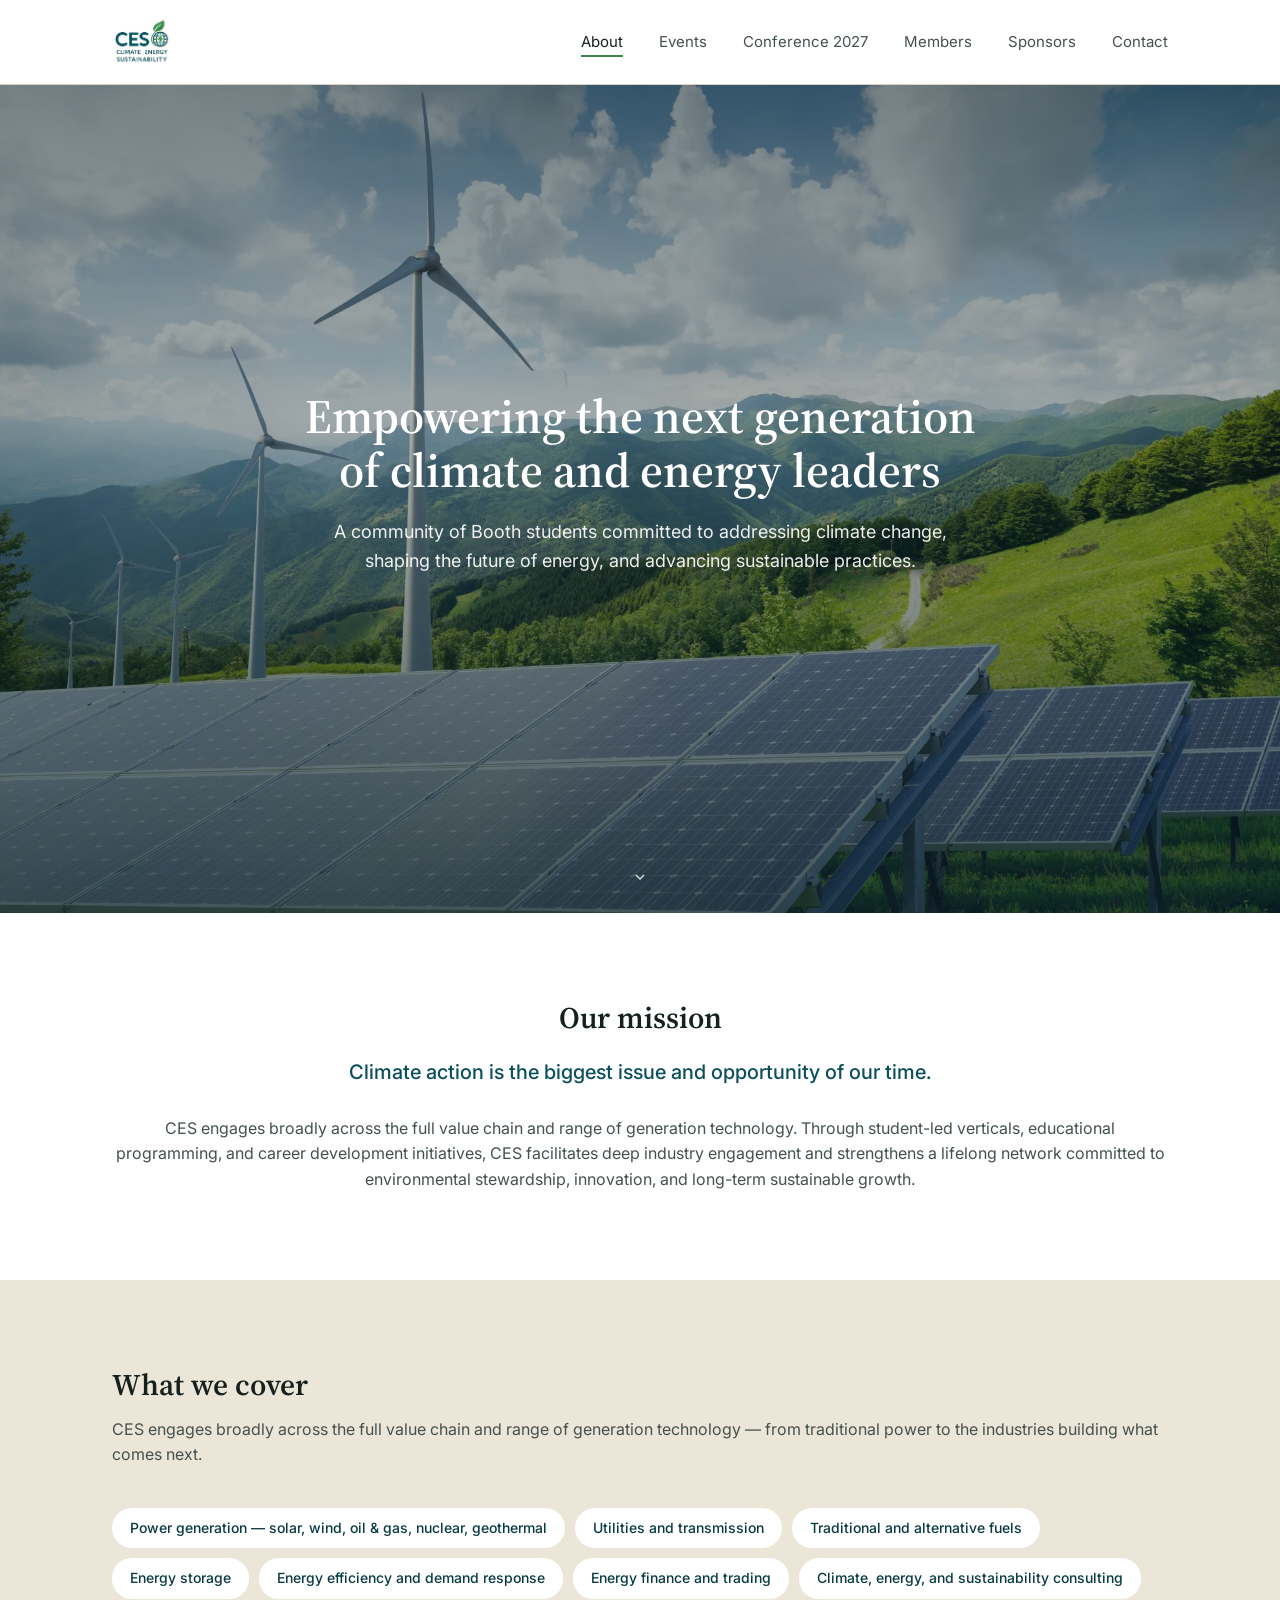
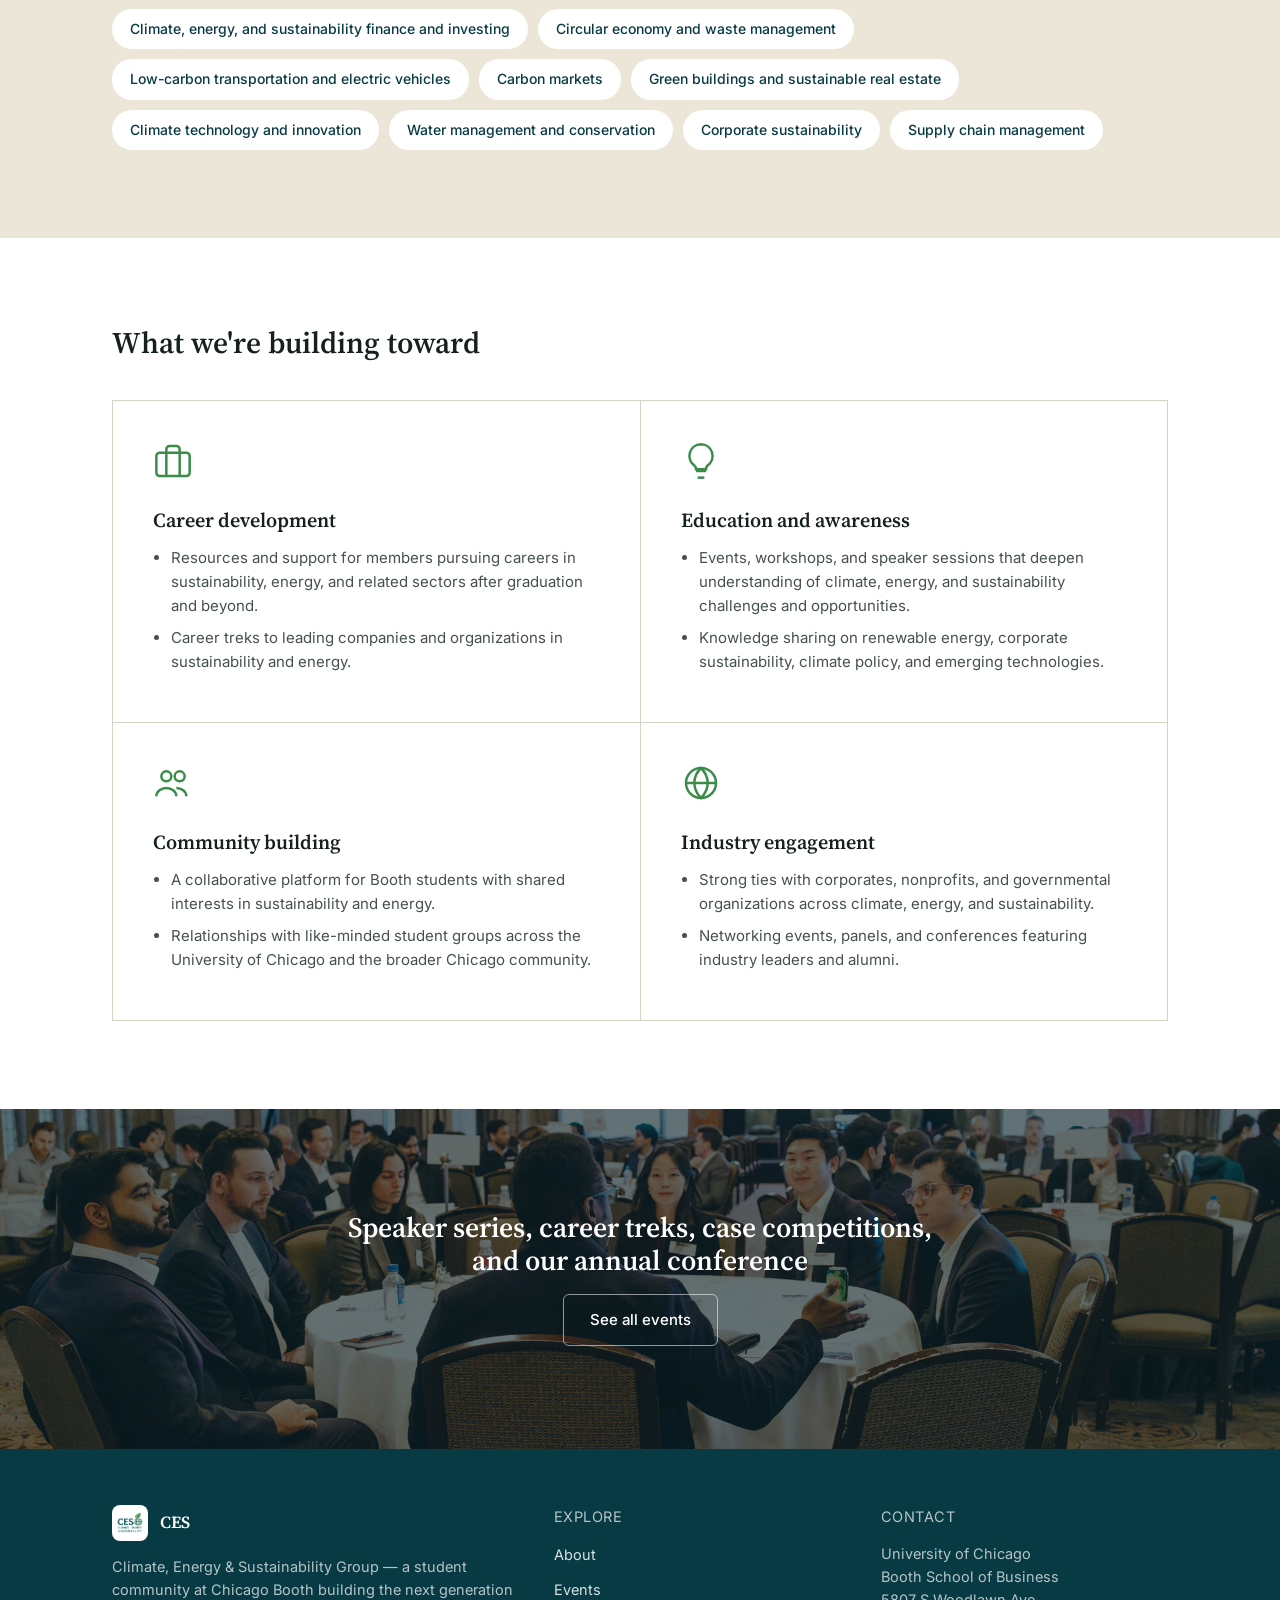
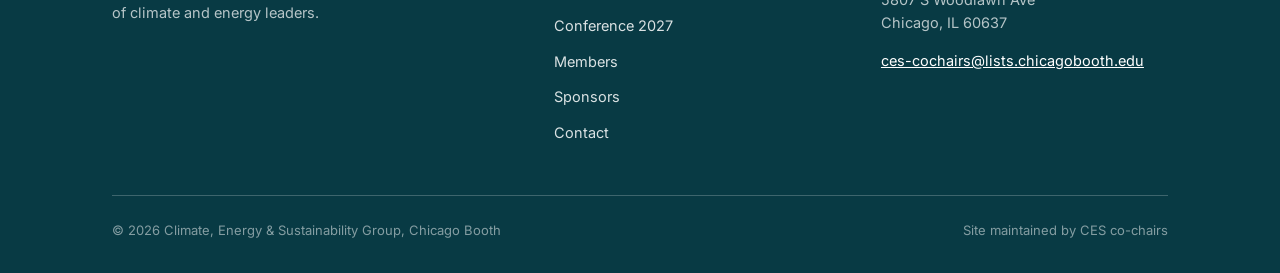
<file: index.html>
<!DOCTYPE html>
<html lang="en">
<head>
<meta charset="UTF-8">
<meta name="viewport" content="width=device-width, initial-scale=1.0">
<title>CES — Climate, Energy & Sustainability Group | Chicago Booth</title>
<link rel="icon" href="images/ces-logo.jpg">
<link rel="preconnect" href="https://fonts.googleapis.com">
<link rel="preconnect" href="https://fonts.gstatic.com" crossorigin>
<link href="https://fonts.googleapis.com/css2?family=Source+Serif+4:wght@500;600&family=Inter:wght@400;500;600&display=swap" rel="stylesheet">
<link rel="stylesheet" href="css/styles.css">
</head>
<body>

<header class="site-header">
  <div class="container">
    <a class="brand" href="index.html">
      <img src="images/ces-logo.jpg" alt="CES logo">
    </a>
    <nav>
      <ul class="nav-links">
        <li><a href="index.html" aria-current="page">About</a></li>
        <li><a href="events.html">Events</a></li>
        <li><a href="conference.html">Conference 2027</a></li>
        <li><a href="members.html">Members</a></li>
        <li><a href="sponsors.html">Sponsors</a></li>
        <li><a href="contact.html">Contact</a></li>
      </ul>
    </nav>
    <button class="nav-toggle" aria-label="Toggle menu"><span></span></button>
  </div>
</header>

<main>

  <section class="hero-full">
    <img class="hero-bg" src="images/about-hero.jpg" alt="Solar panels and wind turbines across a mountain landscape">
    <div class="hero-full-content">
      <h1>Empowering the next generation of climate and energy leaders</h1>
      <p>A community of Booth students committed to addressing climate change, shaping the future of energy, and advancing sustainable practices.</p>
    </div>
    <div class="scroll-cue">
      <svg width="16" height="16" viewBox="0 0 24 24" fill="none" stroke="currentColor" stroke-width="2"><path d="M6 9l6 6 6-6"/></svg>
    </div>
  </section>

  <section class="section">
    <div class="container">
      <div class="mission-block">
        <h2>Our mission</h2>
        <p class="lede">Climate action is the biggest issue and opportunity of our time.</p>
      </div>
      <p class="mission-support">CES engages broadly across the full value chain and range of generation technology. Through student-led verticals, educational programming, and career development initiatives, CES facilitates deep industry engagement and strengthens a lifelong network committed to environmental stewardship, innovation, and long-term sustainable growth.</p>
    </div>
  </section>

  <section class="section section-stone">
    <div class="container">
      <div class="section-head" style="max-width:none;">
        <h2>What we cover</h2>
        <p style="max-width:none;">CES engages broadly across the full value chain and range of generation technology — from traditional power to the industries building what comes next.</p>
      </div>
      <ul class="chip-list">
        <li class="chip">Power generation — solar, wind, oil &amp; gas, nuclear, geothermal</li>
        <li class="chip">Utilities and transmission</li>
        <li class="chip">Traditional and alternative fuels</li>
        <li class="chip">Energy storage</li>
        <li class="chip">Energy efficiency and demand response</li>
        <li class="chip">Energy finance and trading</li>
        <li class="chip">Climate, energy, and sustainability consulting</li>
        <li class="chip">Climate, energy, and sustainability finance and investing</li>
        <li class="chip">Circular economy and waste management</li>
        <li class="chip">Low-carbon transportation and electric vehicles</li>
        <li class="chip">Carbon markets</li>
        <li class="chip">Green buildings and sustainable real estate</li>
        <li class="chip">Climate technology and innovation</li>
        <li class="chip">Water management and conservation</li>
        <li class="chip">Corporate sustainability</li>
        <li class="chip">Supply chain management</li>
      </ul>
    </div>
  </section>

  <section class="section">
    <div class="container">
      <div class="section-head">
        <h2>What we're building toward</h2>
      </div>
      <div class="pillar-grid">
        <div class="pillar-card">
          <svg class="pillar-icon" viewBox="0 0 24 24" fill="none" stroke="currentColor" stroke-width="1.5"><rect x="2" y="7" width="20" height="14" rx="2"/><path d="M16 21V5a2 2 0 0 0-2-2h-4a2 2 0 0 0-2 2v16"/></svg>
          <h3>Career development</h3>
          <ul>
            <li>Resources and support for members pursuing careers in sustainability, energy, and related sectors after graduation and beyond.</li>
            <li>Career treks to leading companies and organizations in sustainability and energy.</li>
          </ul>
        </div>
        <div class="pillar-card">
          <svg class="pillar-icon" viewBox="0 0 24 24" fill="none" stroke="currentColor" stroke-width="1.5"><path d="M9 18h6"/><path d="M10 22h4"/><path d="M12 2a7 7 0 0 0-4 12.7c.6.5 1 1.2 1 2.3v0h6v0c0-1.1.4-1.8 1-2.3A7 7 0 0 0 12 2z"/></svg>
          <h3>Education and awareness</h3>
          <ul>
            <li>Events, workshops, and speaker sessions that deepen understanding of climate, energy, and sustainability challenges and opportunities.</li>
            <li>Knowledge sharing on renewable energy, corporate sustainability, climate policy, and emerging technologies.</li>
          </ul>
        </div>
        <div class="pillar-card">
          <svg class="pillar-icon" viewBox="0 0 24 24" fill="none" stroke="currentColor" stroke-width="1.5"><circle cx="8" cy="8" r="3"/><circle cx="16" cy="8" r="3"/><path d="M2 20c0-3 3-5 6-5s6 2 6 5"/><path d="M14 15c3 0 6 2 6 5"/></svg>
          <h3>Community building</h3>
          <ul>
            <li>A collaborative platform for Booth students with shared interests in sustainability and energy.</li>
            <li>Relationships with like-minded student groups across the University of Chicago and the broader Chicago community.</li>
          </ul>
        </div>
        <div class="pillar-card">
          <svg class="pillar-icon" viewBox="0 0 24 24" fill="none" stroke="currentColor" stroke-width="1.5"><circle cx="12" cy="12" r="9"/><path d="M3 12h18"/><path d="M12 3c2.5 2.5 4 5.5 4 9s-1.5 6.5-4 9c-2.5-2.5-4-5.5-4-9s1.5-6.5 4-9z"/></svg>
          <h3>Industry engagement</h3>
          <ul>
            <li>Strong ties with corporates, nonprofits, and governmental organizations across climate, energy, and sustainability.</li>
            <li>Networking events, panels, and conferences featuring industry leaders and alumni.</li>
          </ul>
        </div>
      </div>
    </div>
  </section>

  <section class="photo-cta">
    <img src="images/events-1.jpg" alt="CES members networking at a conference">
    <div class="photo-cta-content">
      <h2>Speaker series, career treks, case competitions, and our annual conference</h2>
      <a class="btn btn-ghost-light" href="events.html">See all events</a>
    </div>
  </section>

</main>

<footer class="site-footer">
  <div class="container">
    <div class="footer-top">
      <div>
        <div class="footer-brand">
          <img src="images/ces-logo.jpg" alt="CES logo">
          <span class="footer-brand-name">CES</span>
        </div>
        <p>Climate, Energy &amp; Sustainability Group — a student community at Chicago Booth building the next generation of climate and energy leaders.</p>
      </div>
      <div>
        <p class="footer-heading">Explore</p>
        <ul class="footer-links">
          <li><a href="index.html">About</a></li>
          <li><a href="events.html">Events</a></li>
          <li><a href="conference.html">Conference 2027</a></li>
          <li><a href="members.html">Members</a></li>
          <li><a href="sponsors.html">Sponsors</a></li>
          <li><a href="contact.html">Contact</a></li>
        </ul>
      </div>
      <div>
        <p class="footer-heading">Contact</p>
        <p>University of Chicago<br>Booth School of Business<br>5807 S Woodlawn Ave<br>Chicago, IL 60637</p>
        <p><a href="mailto:ces-cochairs@lists.chicagobooth.edu" style="color:#fff;">ces-cochairs@lists.chicagobooth.edu</a></p>
      </div>
    </div>
    <div class="footer-bottom">
      <span>&copy; 2026 Climate, Energy &amp; Sustainability Group, Chicago Booth</span>
      <span>Site maintained by CES co-chairs</span>
    </div>
  </div>
</footer>
<script src="js/main.js"></script>
</body>
</html>
</file>
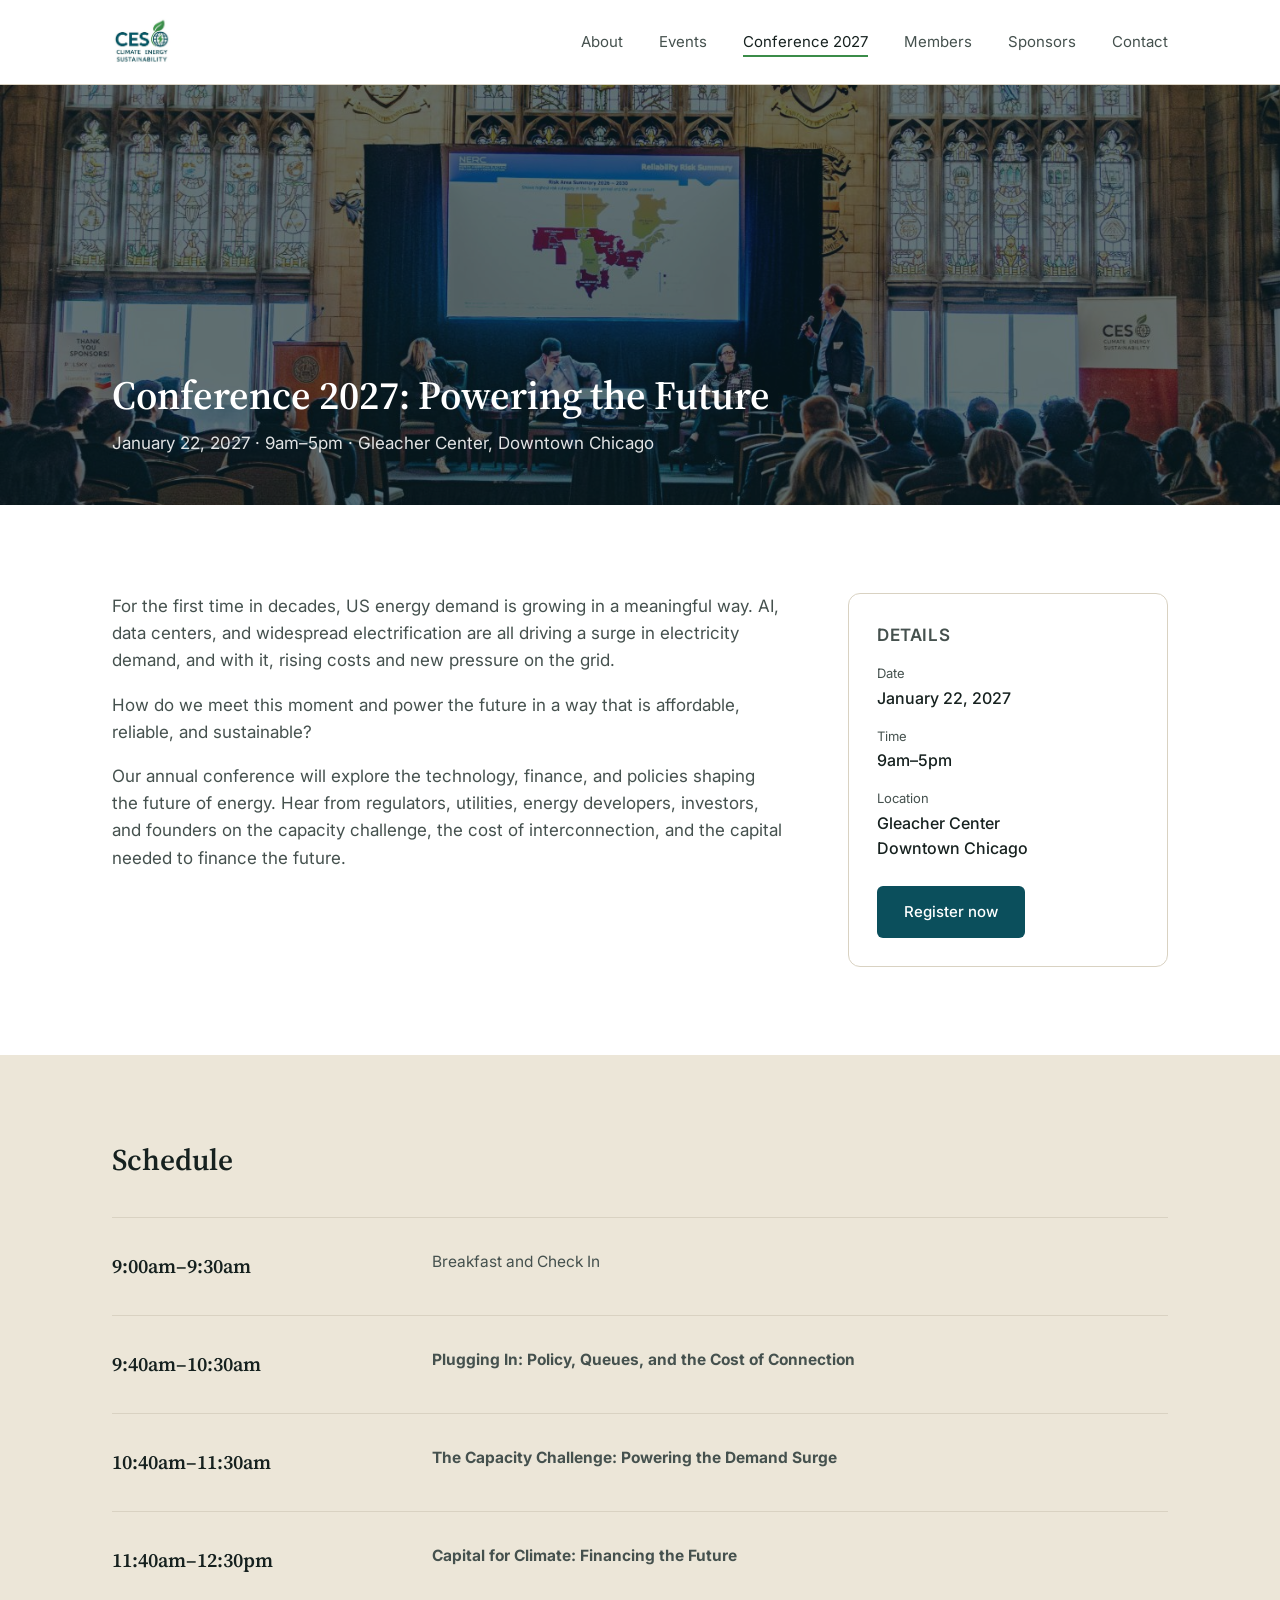
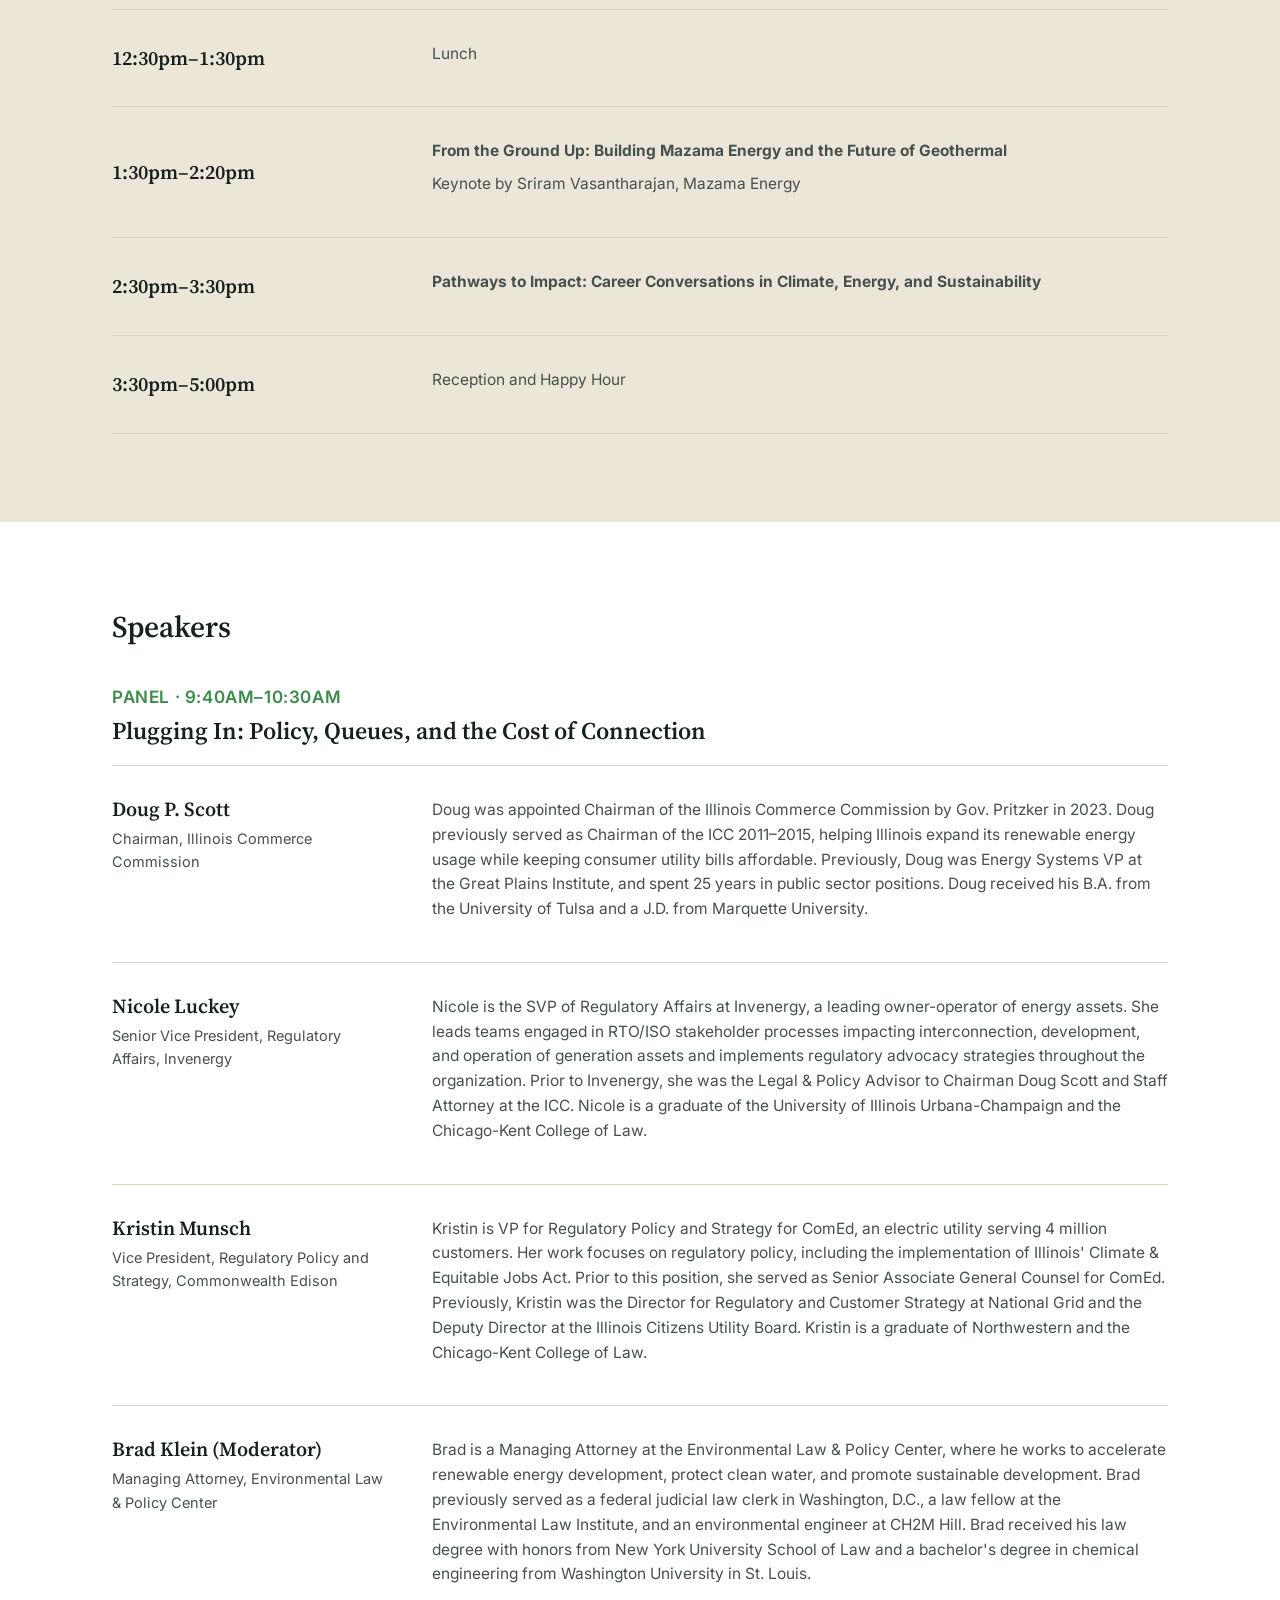
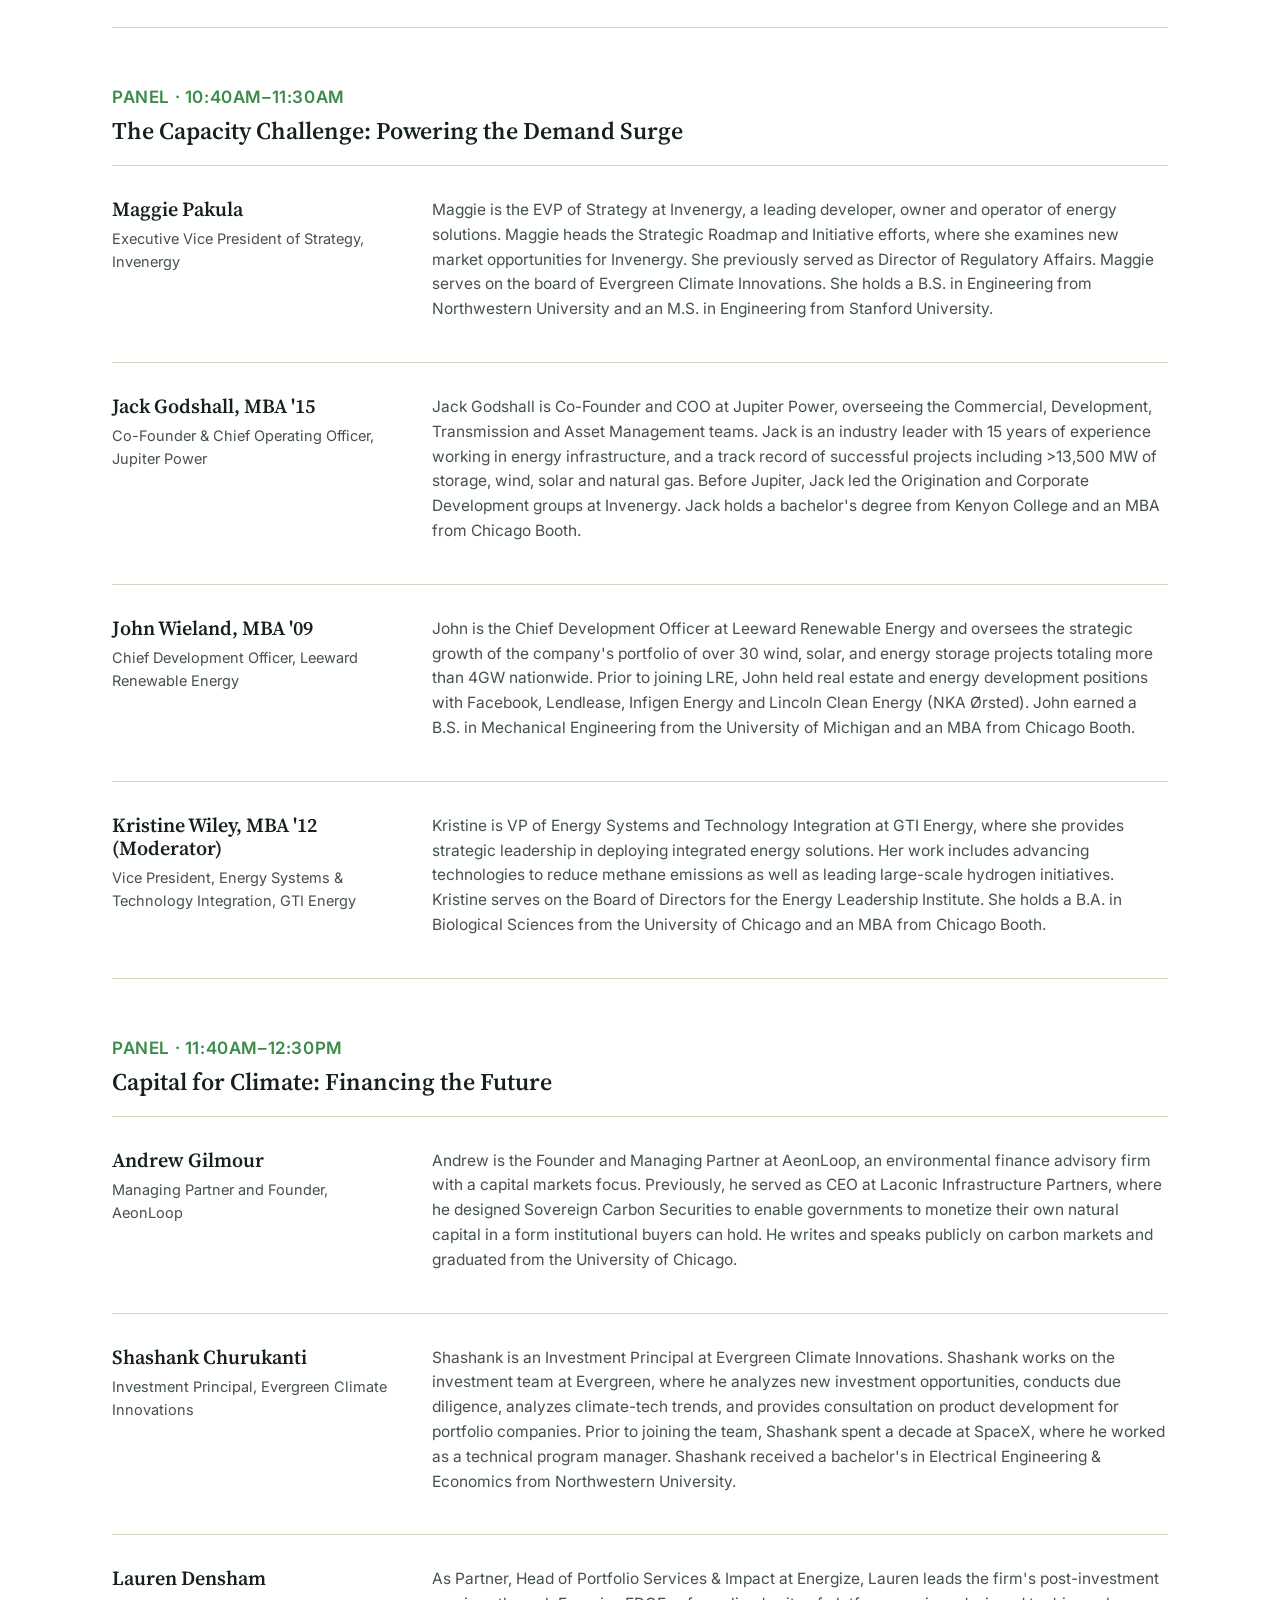
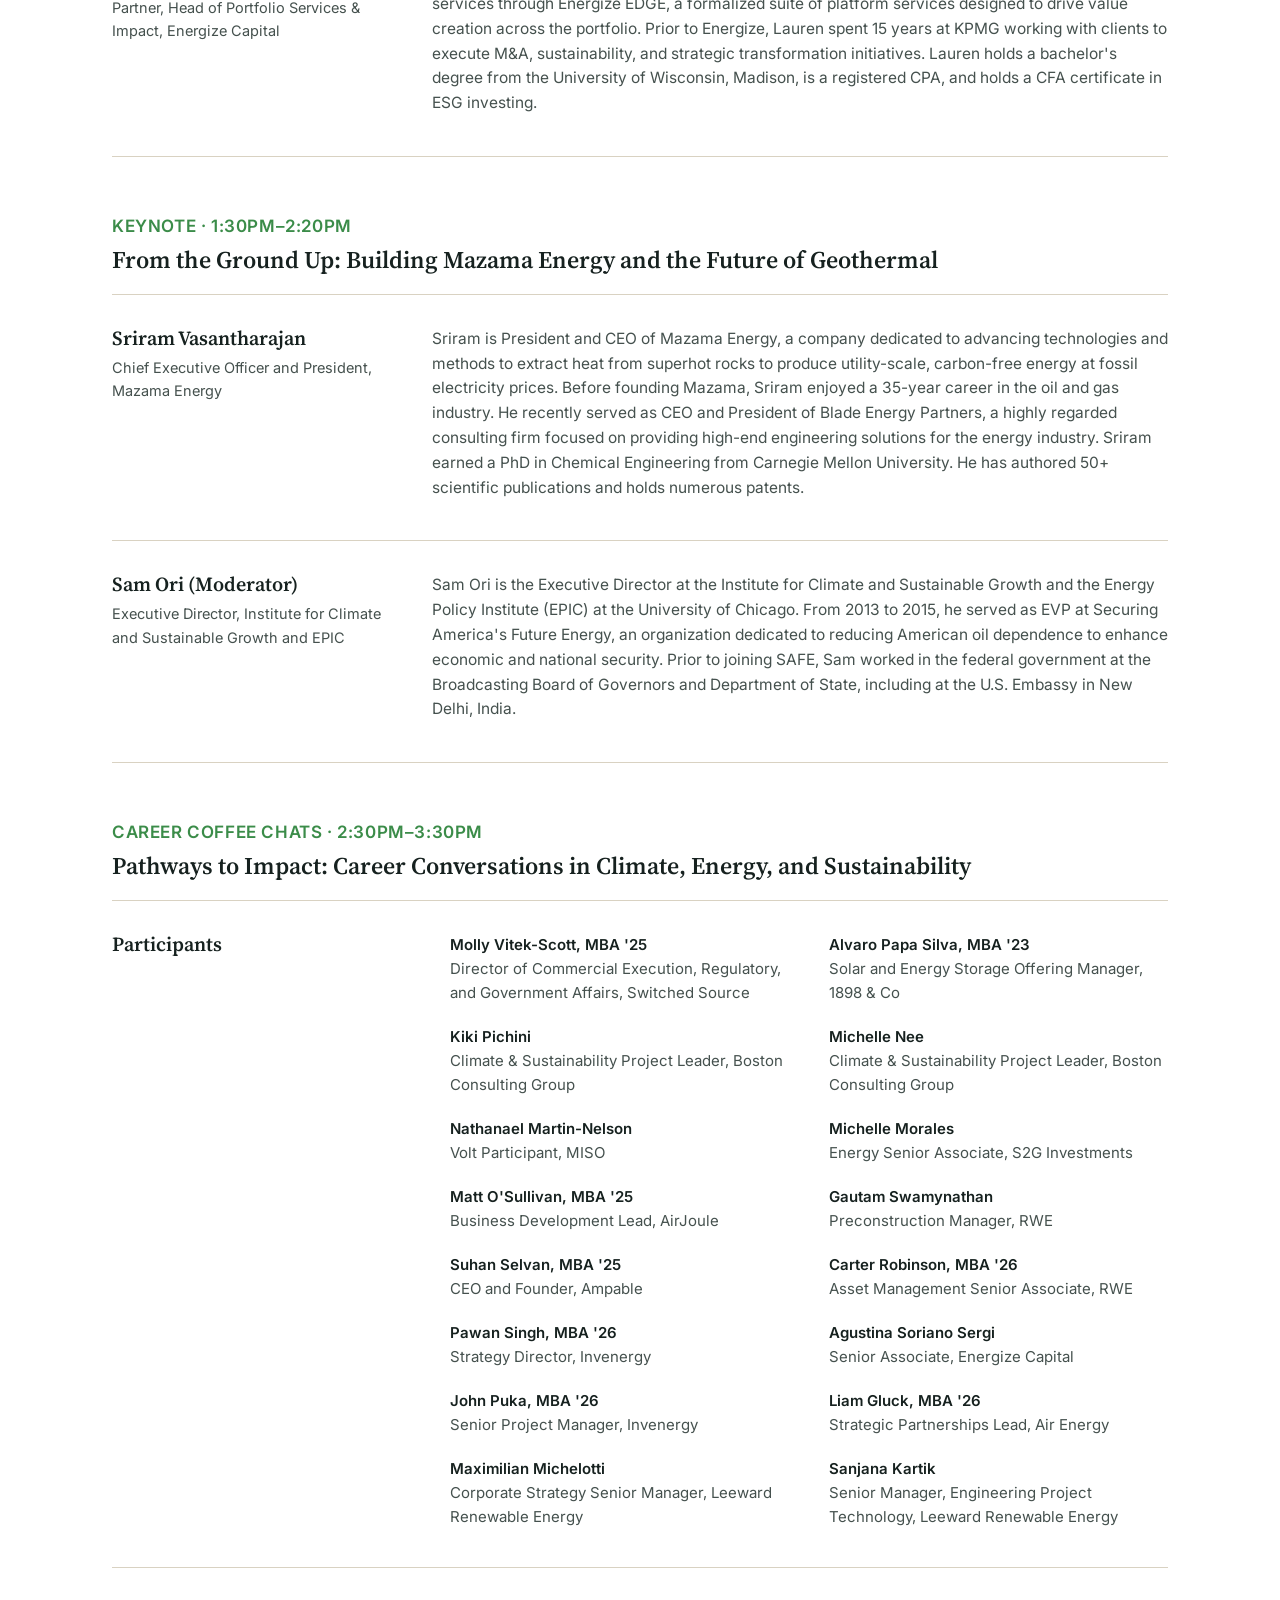
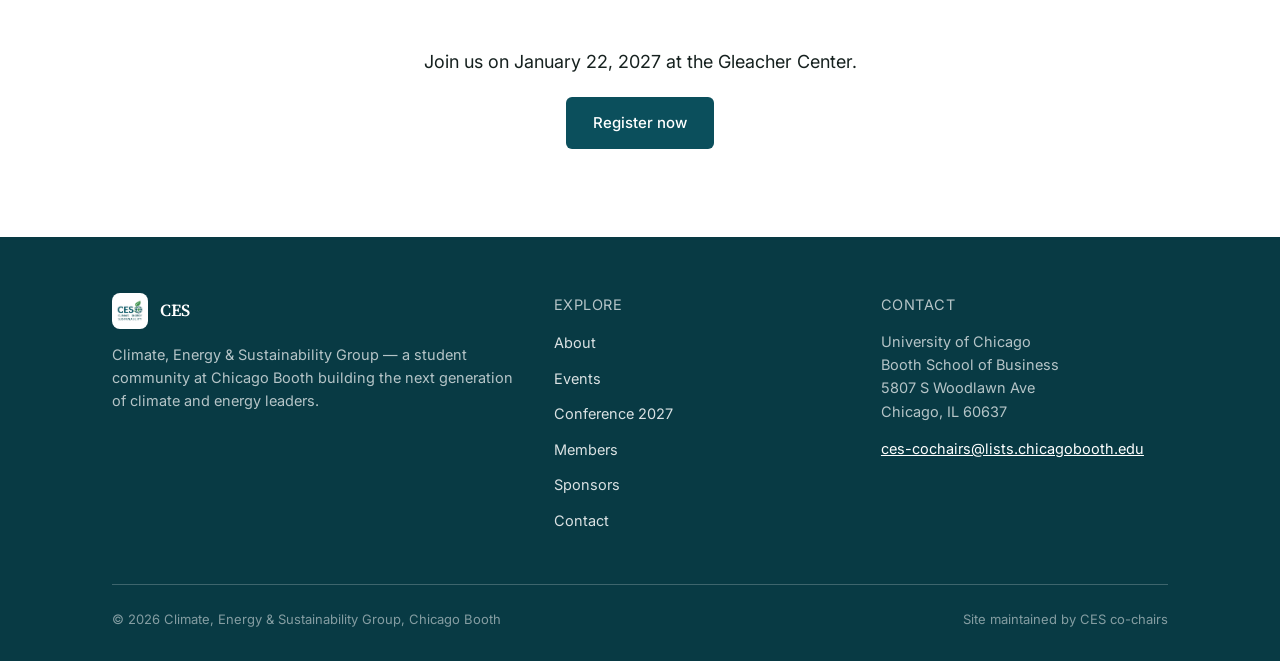
<file: conference.html>
<!DOCTYPE html>
<html lang="en">
<head>
<meta charset="UTF-8">
<meta name="viewport" content="width=device-width, initial-scale=1.0">
<title>Conference 2027 — CES | Chicago Booth</title>
<link rel="icon" href="images/ces-logo.jpg">
<link rel="preconnect" href="https://fonts.googleapis.com">
<link rel="preconnect" href="https://fonts.gstatic.com" crossorigin>
<link href="https://fonts.googleapis.com/css2?family=Source+Serif+4:wght@500;600&family=Inter:wght@400;500;600&display=swap" rel="stylesheet">
<link rel="stylesheet" href="css/styles.css">
</head>
<body>

<header class="site-header">
  <div class="container">
    <a class="brand" href="index.html">
      <img src="images/ces-logo.jpg" alt="CES logo">
    </a>
    <nav>
      <ul class="nav-links">
        <li><a href="index.html">About</a></li>
        <li><a href="events.html">Events</a></li>
        <li><a href="conference.html" aria-current="page">Conference 2027</a></li>
        <li><a href="members.html">Members</a></li>
        <li><a href="sponsors.html">Sponsors</a></li>
        <li><a href="contact.html">Contact</a></li>
      </ul>
    </nav>
    <button class="nav-toggle" aria-label="Toggle menu"><span></span></button>
  </div>
</header>

<main class="conf-page">

  <section class="hero-banner conf-hero">
    <img src="images/conference-hero.jpg" alt="Panel on stage in front of a full audience at a CES conference in Chicago Booth's Gothic hall">
    <div class="container">
      <h1>Conference 2027: Powering the Future</h1>
      <p>January 22, 2027 &middot; 9am&ndash;5pm &middot; Gleacher Center, Downtown Chicago</p>
    </div>
  </section>

  <section class="section">
    <div class="container">
      <div class="conf-intro">
        <div>
          <p>For the first time in decades, US energy demand is growing in a meaningful way. AI, data centers, and widespread electrification are all driving a surge in electricity demand, and with it, rising costs and new pressure on the grid.</p>
          <p>How do we meet this moment and power the future in a way that is affordable, reliable, and sustainable?</p>
          <p>Our annual conference will explore the technology, finance, and policies shaping the future of energy. Hear from regulators, utilities, energy developers, investors, and founders on the capacity challenge, the cost of interconnection, and the capital needed to finance the future.</p>
        </div>
        <aside class="conf-details">
          <p class="tier-label">Details</p>
          <dl>
            <dt>Date</dt>
            <dd>January 22, 2027</dd>
            <dt>Time</dt>
            <dd>9am&ndash;5pm</dd>
            <dt>Location</dt>
            <dd>Gleacher Center<br>Downtown Chicago</dd>
          </dl>
          <a class="btn btn-primary" href="https://cglink.me/2cu/r1936991" target="_blank" rel="noopener">Register now</a>
        </aside>
      </div>
    </div>
  </section>

  <section class="section section-stone">
    <div class="container">
      <div class="section-head">
        <h2>Schedule</h2>
      </div>
      <div class="hairline-list">
        <div class="hairline-item">
          <div class="item-title"><h3>9:00am&ndash;9:30am</h3></div>
          <div class="item-body"><p>Breakfast and Check In</p></div>
        </div>
        <div class="hairline-item">
          <div class="item-title"><h3>9:40am&ndash;10:30am</h3></div>
          <div class="item-body"><p><strong>Plugging In: Policy, Queues, and the Cost of Connection</strong></p></div>
        </div>
        <div class="hairline-item">
          <div class="item-title"><h3>10:40am&ndash;11:30am</h3></div>
          <div class="item-body"><p><strong>The Capacity Challenge: Powering the Demand Surge</strong></p></div>
        </div>
        <div class="hairline-item">
          <div class="item-title"><h3>11:40am&ndash;12:30pm</h3></div>
          <div class="item-body"><p><strong>Capital for Climate: Financing the Future</strong></p></div>
        </div>
        <div class="hairline-item">
          <div class="item-title"><h3>12:30pm&ndash;1:30pm</h3></div>
          <div class="item-body"><p>Lunch</p></div>
        </div>
        <div class="hairline-item">
          <div class="item-title"><h3>1:30pm&ndash;2:20pm</h3></div>
          <div class="item-body">
            <p><strong>From the Ground Up: Building Mazama Energy and the Future of Geothermal</strong></p>
            <p>Keynote by Sriram Vasantharajan, Mazama Energy</p>
          </div>
        </div>
        <div class="hairline-item">
          <div class="item-title"><h3>2:30pm&ndash;3:30pm</h3></div>
          <div class="item-body"><p><strong>Pathways to Impact: Career Conversations in Climate, Energy, and Sustainability</strong></p></div>
        </div>
        <div class="hairline-item">
          <div class="item-title"><h3>3:30pm&ndash;5:00pm</h3></div>
          <div class="item-body"><p>Reception and Happy Hour</p></div>
        </div>
      </div>
    </div>
  </section>

  <section class="section">
    <div class="container">
      <div class="section-head">
        <h2>Speakers</h2>
      </div>

      <div class="sponsor-tier">
        <p class="tier-label">Panel &middot; 9:40am&ndash;10:30am</p>
        <h3 class="panel-title">Plugging In: Policy, Queues, and the Cost of Connection</h3>
        <div class="hairline-list">
          <div class="hairline-item">
            <div><h3>Doug P. Scott</h3><p class="speaker-role">Chairman, Illinois Commerce Commission</p></div>
            <div class="item-body"><p>Doug was appointed Chairman of the Illinois Commerce Commission by Gov. Pritzker in 2023. Doug previously served as Chairman of the ICC 2011&ndash;2015, helping Illinois expand its renewable energy usage while keeping consumer utility bills affordable. Previously, Doug was Energy Systems VP at the Great Plains Institute, and spent 25 years in public sector positions. Doug received his B.A. from the University of Tulsa and a J.D. from Marquette University.</p></div>
          </div>
          <div class="hairline-item">
            <div><h3>Nicole Luckey</h3><p class="speaker-role">Senior Vice President, Regulatory Affairs, Invenergy</p></div>
            <div class="item-body"><p>Nicole is the SVP of Regulatory Affairs at Invenergy, a leading owner-operator of energy assets. She leads teams engaged in RTO/ISO stakeholder processes impacting interconnection, development, and operation of generation assets and implements regulatory advocacy strategies throughout the organization. Prior to Invenergy, she was the Legal &amp; Policy Advisor to Chairman Doug Scott and Staff Attorney at the ICC. Nicole is a graduate of the University of Illinois Urbana-Champaign and the Chicago-Kent College of Law.</p></div>
          </div>
          <div class="hairline-item">
            <div><h3>Kristin Munsch</h3><p class="speaker-role">Vice President, Regulatory Policy and Strategy, Commonwealth Edison</p></div>
            <div class="item-body"><p>Kristin is VP for Regulatory Policy and Strategy for ComEd, an electric utility serving 4 million customers. Her work focuses on regulatory policy, including the implementation of Illinois' Climate &amp; Equitable Jobs Act. Prior to this position, she served as Senior Associate General Counsel for ComEd. Previously, Kristin was the Director for Regulatory and Customer Strategy at National Grid and the Deputy Director at the Illinois Citizens Utility Board. Kristin is a graduate of Northwestern and the Chicago-Kent College of Law.</p></div>
          </div>
          <div class="hairline-item">
            <div><h3>Brad Klein (Moderator)</h3><p class="speaker-role">Managing Attorney, Environmental Law &amp; Policy Center</p></div>
            <div class="item-body"><p>Brad is a Managing Attorney at the Environmental Law &amp; Policy Center, where he works to accelerate renewable energy development, protect clean water, and promote sustainable development. Brad previously served as a federal judicial law clerk in Washington, D.C., a law fellow at the Environmental Law Institute, and an environmental engineer at CH2M Hill. Brad received his law degree with honors from New York University School of Law and a bachelor's degree in chemical engineering from Washington University in St. Louis.</p></div>
          </div>
        </div>
      </div>

      <div class="sponsor-tier">
        <p class="tier-label">Panel &middot; 10:40am&ndash;11:30am</p>
        <h3 class="panel-title">The Capacity Challenge: Powering the Demand Surge</h3>
        <div class="hairline-list">
          <div class="hairline-item">
            <div><h3>Maggie Pakula</h3><p class="speaker-role">Executive Vice President of Strategy, Invenergy</p></div>
            <div class="item-body"><p>Maggie is the EVP of Strategy at Invenergy, a leading developer, owner and operator of energy solutions. Maggie heads the Strategic Roadmap and Initiative efforts, where she examines new market opportunities for Invenergy. She previously served as Director of Regulatory Affairs. Maggie serves on the board of Evergreen Climate Innovations. She holds a B.S. in Engineering from Northwestern University and an M.S. in Engineering from Stanford University.</p></div>
          </div>
          <div class="hairline-item">
            <div><h3>Jack Godshall, MBA '15</h3><p class="speaker-role">Co-Founder &amp; Chief Operating Officer, Jupiter Power</p></div>
            <div class="item-body"><p>Jack Godshall is Co-Founder and COO at Jupiter Power, overseeing the Commercial, Development, Transmission and Asset Management teams. Jack is an industry leader with 15 years of experience working in energy infrastructure, and a track record of successful projects including &gt;13,500 MW of storage, wind, solar and natural gas. Before Jupiter, Jack led the Origination and Corporate Development groups at Invenergy. Jack holds a bachelor's degree from Kenyon College and an MBA from Chicago Booth.</p></div>
          </div>
          <div class="hairline-item">
            <div><h3>John Wieland, MBA '09</h3><p class="speaker-role">Chief Development Officer, Leeward Renewable Energy</p></div>
            <div class="item-body"><p>John is the Chief Development Officer at Leeward Renewable Energy and oversees the strategic growth of the company's portfolio of over 30 wind, solar, and energy storage projects totaling more than 4GW nationwide. Prior to joining LRE, John held real estate and energy development positions with Facebook, Lendlease, Infigen Energy and Lincoln Clean Energy (NKA &Oslash;rsted). John earned a B.S. in Mechanical Engineering from the University of Michigan and an MBA from Chicago Booth.</p></div>
          </div>
          <div class="hairline-item">
            <div><h3>Kristine Wiley, MBA '12 (Moderator)</h3><p class="speaker-role">Vice President, Energy Systems &amp; Technology Integration, GTI Energy</p></div>
            <div class="item-body"><p>Kristine is VP of Energy Systems and Technology Integration at GTI Energy, where she provides strategic leadership in deploying integrated energy solutions. Her work includes advancing technologies to reduce methane emissions as well as leading large-scale hydrogen initiatives. Kristine serves on the Board of Directors for the Energy Leadership Institute. She holds a B.A. in Biological Sciences from the University of Chicago and an MBA from Chicago Booth.</p></div>
          </div>
        </div>
      </div>

      <div class="sponsor-tier">
        <p class="tier-label">Panel &middot; 11:40am&ndash;12:30pm</p>
        <h3 class="panel-title">Capital for Climate: Financing the Future</h3>
        <div class="hairline-list">
          <div class="hairline-item">
            <div><h3>Andrew Gilmour</h3><p class="speaker-role">Managing Partner and Founder, AeonLoop</p></div>
            <div class="item-body"><p>Andrew is the Founder and Managing Partner at AeonLoop, an environmental finance advisory firm with a capital markets focus. Previously, he served as CEO at Laconic Infrastructure Partners, where he designed Sovereign Carbon Securities to enable governments to monetize their own natural capital in a form institutional buyers can hold. He writes and speaks publicly on carbon markets and graduated from the University of Chicago.</p></div>
          </div>
          <div class="hairline-item">
            <div><h3>Shashank Churukanti</h3><p class="speaker-role">Investment Principal, Evergreen Climate Innovations</p></div>
            <div class="item-body"><p>Shashank is an Investment Principal at Evergreen Climate Innovations. Shashank works on the investment team at Evergreen, where he analyzes new investment opportunities, conducts due diligence, analyzes climate-tech trends, and provides consultation on product development for portfolio companies. Prior to joining the team, Shashank spent a decade at SpaceX, where he worked as a technical program manager. Shashank received a bachelor's in Electrical Engineering &amp; Economics from Northwestern University.</p></div>
          </div>
          <div class="hairline-item">
            <div><h3>Lauren Densham</h3><p class="speaker-role">Partner, Head of Portfolio Services &amp; Impact, Energize Capital</p></div>
            <div class="item-body"><p>As Partner, Head of Portfolio Services &amp; Impact at Energize, Lauren leads the firm's post-investment services through Energize EDGE, a formalized suite of platform services designed to drive value creation across the portfolio. Prior to Energize, Lauren spent 15 years at KPMG working with clients to execute M&amp;A, sustainability, and strategic transformation initiatives. Lauren holds a bachelor's degree from the University of Wisconsin, Madison, is a registered CPA, and holds a CFA certificate in ESG investing.</p></div>
          </div>
        </div>
      </div>

      <div class="sponsor-tier">
        <p class="tier-label">Keynote &middot; 1:30pm&ndash;2:20pm</p>
        <h3 class="panel-title">From the Ground Up: Building Mazama Energy and the Future of Geothermal</h3>
        <div class="hairline-list">
          <div class="hairline-item">
            <div><h3>Sriram Vasantharajan</h3><p class="speaker-role">Chief Executive Officer and President, Mazama Energy</p></div>
            <div class="item-body"><p>Sriram is President and CEO of Mazama Energy, a company dedicated to advancing technologies and methods to extract heat from superhot rocks to produce utility-scale, carbon-free energy at fossil electricity prices. Before founding Mazama, Sriram enjoyed a 35-year career in the oil and gas industry. He recently served as CEO and President of Blade Energy Partners, a highly regarded consulting firm focused on providing high-end engineering solutions for the energy industry. Sriram earned a PhD in Chemical Engineering from Carnegie Mellon University. He has authored 50+ scientific publications and holds numerous patents.</p></div>
          </div>
          <div class="hairline-item">
            <div><h3>Sam Ori (Moderator)</h3><p class="speaker-role">Executive Director, Institute for Climate and Sustainable Growth and EPIC</p></div>
            <div class="item-body"><p>Sam Ori is the Executive Director at the Institute for Climate and Sustainable Growth and the Energy Policy Institute (EPIC) at the University of Chicago. From 2013 to 2015, he served as EVP at Securing America's Future Energy, an organization dedicated to reducing American oil dependence to enhance economic and national security. Prior to joining SAFE, Sam worked in the federal government at the Broadcasting Board of Governors and Department of State, including at the U.S. Embassy in New Delhi, India.</p></div>
          </div>
        </div>
      </div>

      <div class="sponsor-tier">
        <p class="tier-label">Career Coffee Chats &middot; 2:30pm&ndash;3:30pm</p>
        <h3 class="panel-title">Pathways to Impact: Career Conversations in Climate, Energy, and Sustainability</h3>
        <div class="hairline-list">
          <div class="hairline-item">
            <div><h3>Participants</h3></div>
            <div class="item-body">
              <ul class="chat-list">
                <li><strong>Molly Vitek-Scott, MBA '25</strong> Director of Commercial Execution, Regulatory, and Government Affairs, Switched Source</li>
                <li><strong>Alvaro Papa Silva, MBA '23</strong> Solar and Energy Storage Offering Manager, 1898 &amp; Co</li>
                <li><strong>Kiki Pichini</strong> Climate &amp; Sustainability Project Leader, Boston Consulting Group</li>
                <li><strong>Michelle Nee</strong> Climate &amp; Sustainability Project Leader, Boston Consulting Group</li>
                <li><strong>Nathanael Martin-Nelson</strong> Volt Participant, MISO</li>
                <li><strong>Michelle Morales</strong> Energy Senior Associate, S2G Investments</li>
                <li><strong>Matt O'Sullivan, MBA '25</strong> Business Development Lead, AirJoule</li>
                <li><strong>Gautam Swamynathan</strong> Preconstruction Manager, RWE</li>
                <li><strong>Suhan Selvan, MBA '25</strong> CEO and Founder, Ampable</li>
                <li><strong>Carter Robinson, MBA '26</strong> Asset Management Senior Associate, RWE</li>
                <li><strong>Pawan Singh, MBA '26</strong> Strategy Director, Invenergy</li>
                <li><strong>Agustina Soriano Sergi</strong> Senior Associate, Energize Capital</li>
                <li><strong>John Puka, MBA '26</strong> Senior Project Manager, Invenergy</li>
                <li><strong>Liam Gluck, MBA '26</strong> Strategic Partnerships Lead, Air Energy</li>
                <li><strong>Maximilian Michelotti</strong> Corporate Strategy Senior Manager, Leeward Renewable Energy</li>
                <li><strong>Sanjana Kartik</strong> Senior Manager, Engineering Project Technology, Leeward Renewable Energy</li>
              </ul>
            </div>
          </div>
        </div>
      </div>

      <div class="conf-cta">
        <p>Join us on January 22, 2027 at the Gleacher Center.</p>
        <a class="btn btn-primary" href="https://cglink.me/2cu/r1936991" target="_blank" rel="noopener">Register now</a>
      </div>

    </div>
  </section>

</main>

<footer class="site-footer">
  <div class="container">
    <div class="footer-top">
      <div>
        <div class="footer-brand">
          <img src="images/ces-logo.jpg" alt="CES logo">
          <span class="footer-brand-name">CES</span>
        </div>
        <p>Climate, Energy &amp; Sustainability Group — a student community at Chicago Booth building the next generation of climate and energy leaders.</p>
      </div>
      <div>
        <p class="footer-heading">Explore</p>
        <ul class="footer-links">
          <li><a href="index.html">About</a></li>
          <li><a href="events.html">Events</a></li>
          <li><a href="conference.html">Conference 2027</a></li>
          <li><a href="members.html">Members</a></li>
          <li><a href="sponsors.html">Sponsors</a></li>
          <li><a href="contact.html">Contact</a></li>
        </ul>
      </div>
      <div>
        <p class="footer-heading">Contact</p>
        <p>University of Chicago<br>Booth School of Business<br>5807 S Woodlawn Ave<br>Chicago, IL 60637</p>
        <p><a href="mailto:ces-cochairs@lists.chicagobooth.edu" style="color:#fff;">ces-cochairs@lists.chicagobooth.edu</a></p>
      </div>
    </div>
    <div class="footer-bottom">
      <span>&copy; 2026 Climate, Energy &amp; Sustainability Group, Chicago Booth</span>
      <span>Site maintained by CES co-chairs</span>
    </div>
  </div>
</footer>
<script src="js/main.js"></script>
</body>
</html>
</file>
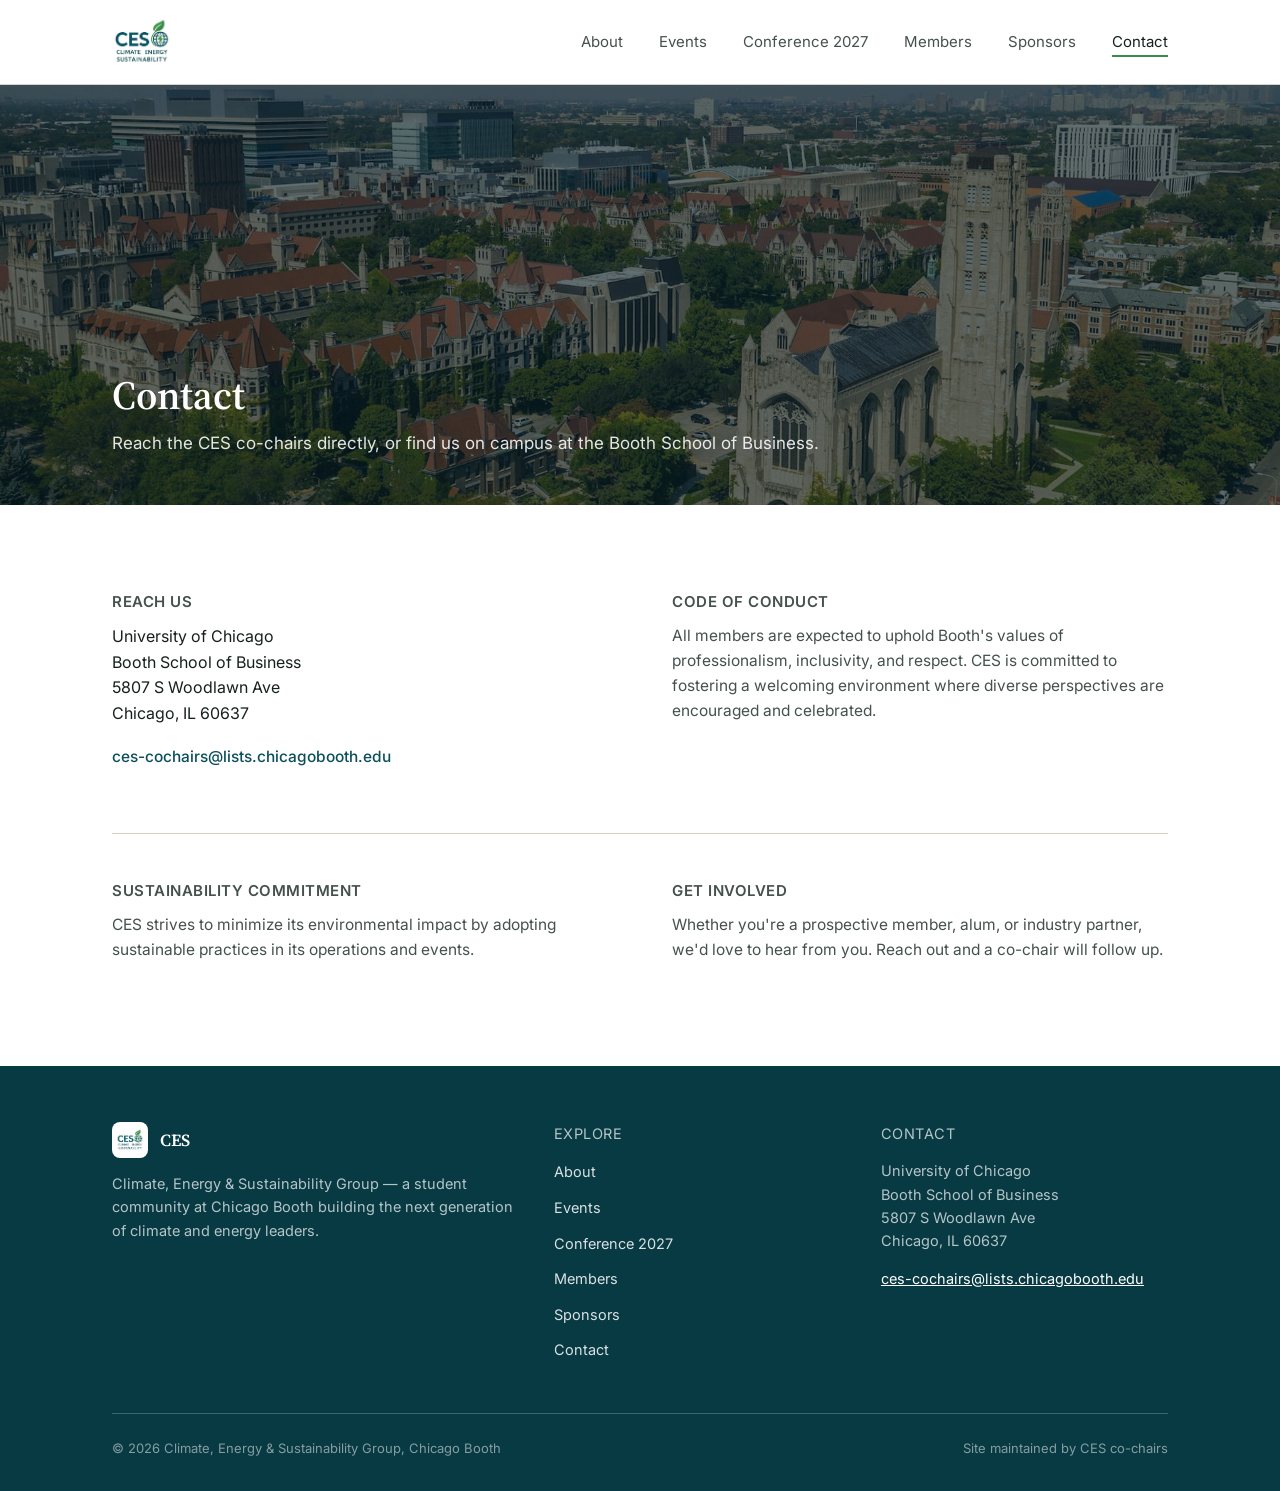
<file: contact.html>
<!DOCTYPE html>
<html lang="en">
<head>
<meta charset="UTF-8">
<meta name="viewport" content="width=device-width, initial-scale=1.0">
<title>Contact — CES | Chicago Booth</title>
<link rel="icon" href="images/ces-logo.jpg">
<link rel="preconnect" href="https://fonts.googleapis.com">
<link rel="preconnect" href="https://fonts.gstatic.com" crossorigin>
<link href="https://fonts.googleapis.com/css2?family=Source+Serif+4:wght@500;600&family=Inter:wght@400;500;600&display=swap" rel="stylesheet">
<link rel="stylesheet" href="css/styles.css">
</head>
<body>

<header class="site-header">
  <div class="container">
    <a class="brand" href="index.html">
      <img src="images/ces-logo.jpg" alt="CES logo">
    </a>
    <nav>
      <ul class="nav-links">
        <li><a href="index.html">About</a></li>
        <li><a href="events.html">Events</a></li>
        <li><a href="conference.html">Conference 2027</a></li>
        <li><a href="members.html">Members</a></li>
        <li><a href="sponsors.html">Sponsors</a></li>
        <li><a href="contact.html" aria-current="page">Contact</a></li>
      </ul>
    </nav>
    <button class="nav-toggle" aria-label="Toggle menu"><span></span></button>
  </div>
</header>

<main>

  <section class="hero-banner">
    <img src="images/contact-hero.jpg" alt="Aerial view of the University of Chicago campus and Hyde Park">
    <div class="container">
      <h1>Contact</h1>
      <p>Reach the CES co-chairs directly, or find us on campus at the Booth School of Business.</p>
    </div>
  </section>

  <section class="section">
    <div class="container">
      <div class="contact-grid">

        <div class="contact-block">
          <h3>Reach us</h3>
          <address>
            University of Chicago<br>
            Booth School of Business<br>
            5807 S Woodlawn Ave<br>
            Chicago, IL 60637
          </address>
          <p style="margin-top:18px;">
            <a class="mail-link" href="mailto:ces-cochairs@lists.chicagobooth.edu">ces-cochairs@lists.chicagobooth.edu</a>
          </p>
        </div>

        <div class="contact-block">
          <h3>Code of conduct</h3>
          <p>All members are expected to uphold Booth's values of professionalism, inclusivity, and respect. CES is committed to fostering a welcoming environment where diverse perspectives are encouraged and celebrated.</p>
        </div>

      </div>

      <hr class="rule" style="margin: 48px 0;">

      <div class="contact-grid">
        <div class="contact-block">
          <h3>Sustainability commitment</h3>
          <p>CES strives to minimize its environmental impact by adopting sustainable practices in its operations and events.</p>
        </div>
        <div class="contact-block">
          <h3>Get involved</h3>
          <p>Whether you're a prospective member, alum, or industry partner, we'd love to hear from you. Reach out and a co-chair will follow up.</p>
        </div>
      </div>
    </div>
  </section>

</main>

<footer class="site-footer">
  <div class="container">
    <div class="footer-top">
      <div>
        <div class="footer-brand">
          <img src="images/ces-logo.jpg" alt="CES logo">
          <span class="footer-brand-name">CES</span>
        </div>
        <p>Climate, Energy &amp; Sustainability Group — a student community at Chicago Booth building the next generation of climate and energy leaders.</p>
      </div>
      <div>
        <p class="footer-heading">Explore</p>
        <ul class="footer-links">
          <li><a href="index.html">About</a></li>
          <li><a href="events.html">Events</a></li>
          <li><a href="conference.html">Conference 2027</a></li>
          <li><a href="members.html">Members</a></li>
          <li><a href="sponsors.html">Sponsors</a></li>
          <li><a href="contact.html">Contact</a></li>
        </ul>
      </div>
      <div>
        <p class="footer-heading">Contact</p>
        <p>University of Chicago<br>Booth School of Business<br>5807 S Woodlawn Ave<br>Chicago, IL 60637</p>
        <p><a href="mailto:ces-cochairs@lists.chicagobooth.edu" style="color:#fff;">ces-cochairs@lists.chicagobooth.edu</a></p>
      </div>
    </div>
    <div class="footer-bottom">
      <span>&copy; 2026 Climate, Energy &amp; Sustainability Group, Chicago Booth</span>
      <span>Site maintained by CES co-chairs</span>
    </div>
  </div>
</footer>
<script src="js/main.js"></script>
</body>
</html>
</file>
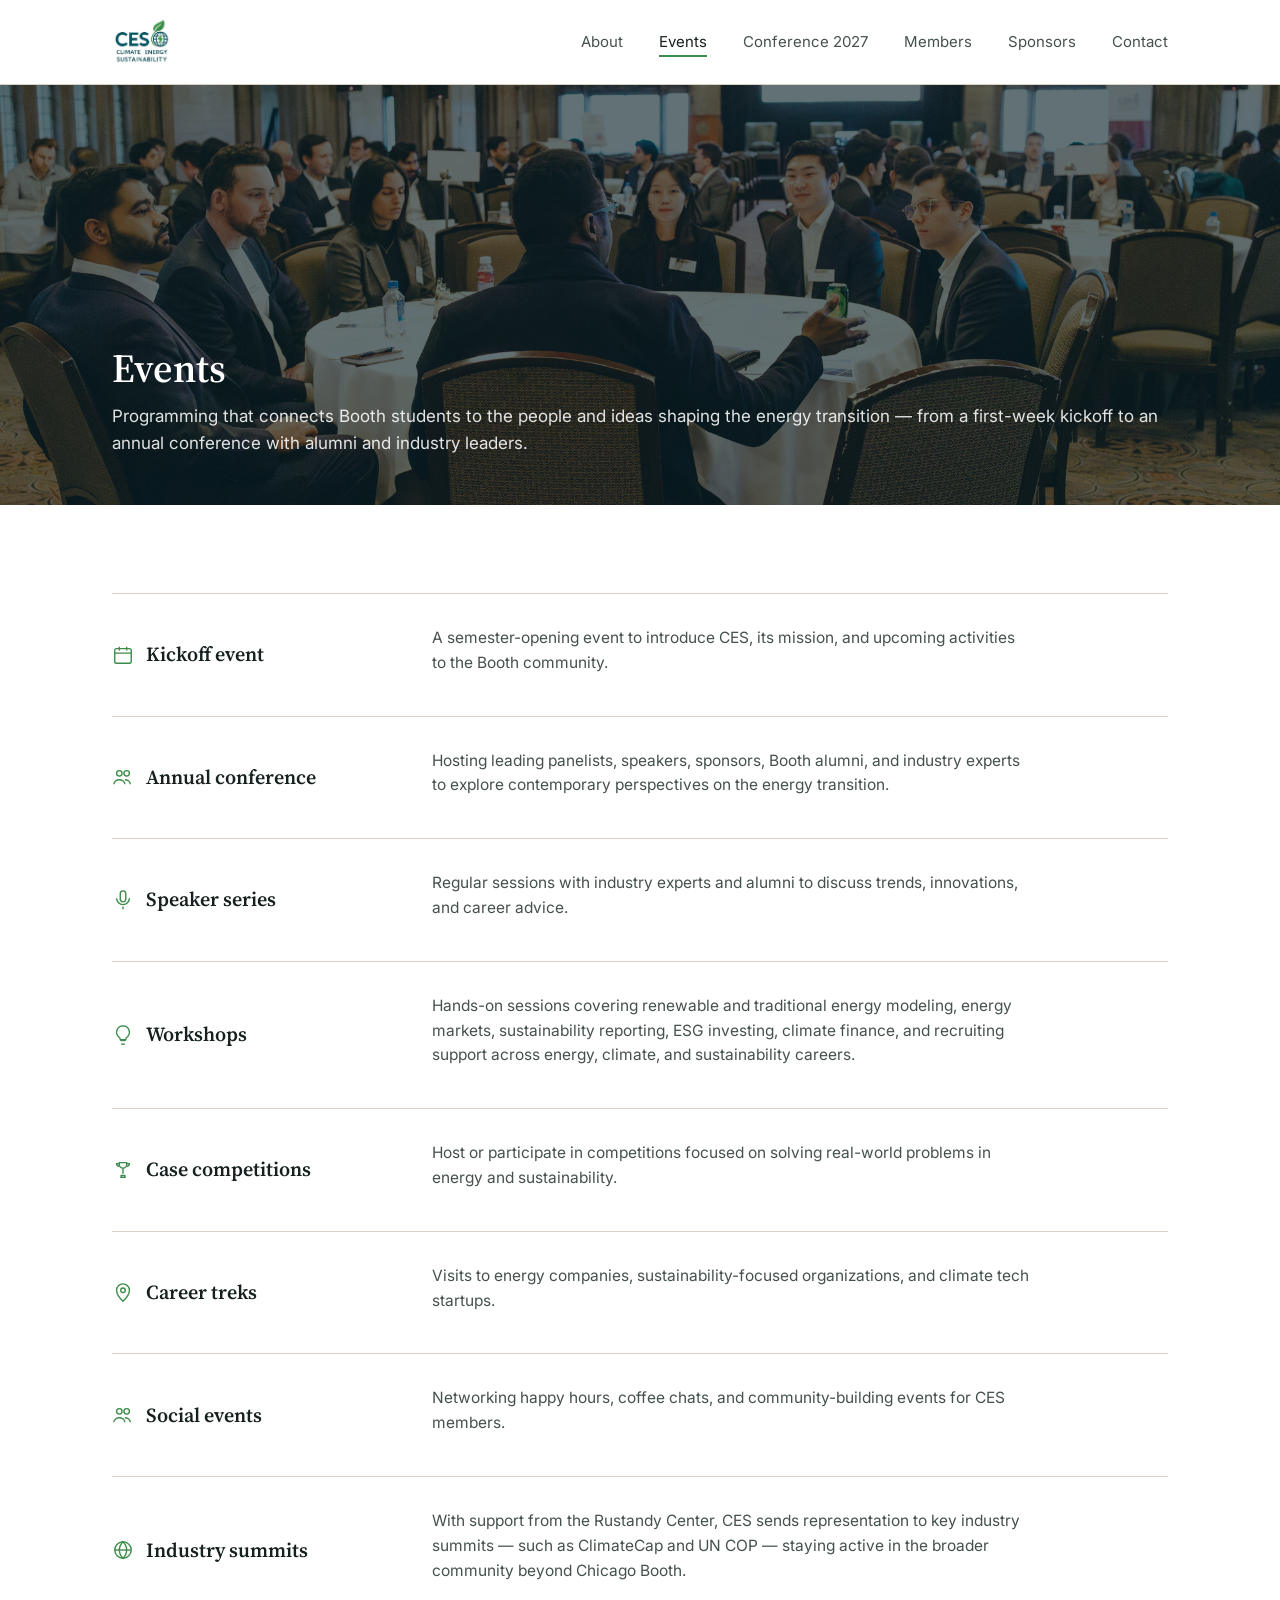
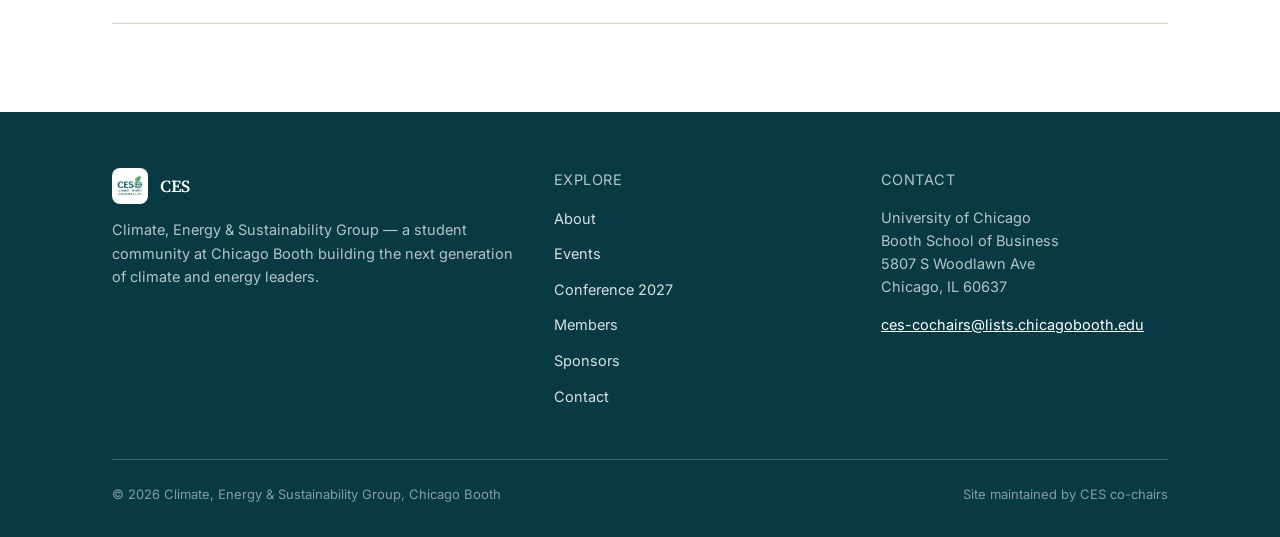
<file: events.html>
<!DOCTYPE html>
<html lang="en">
<head>
<meta charset="UTF-8">
<meta name="viewport" content="width=device-width, initial-scale=1.0">
<title>Events — CES | Chicago Booth</title>
<link rel="icon" href="images/ces-logo.jpg">
<link rel="preconnect" href="https://fonts.googleapis.com">
<link rel="preconnect" href="https://fonts.gstatic.com" crossorigin>
<link href="https://fonts.googleapis.com/css2?family=Source+Serif+4:wght@500;600&family=Inter:wght@400;500;600&display=swap" rel="stylesheet">
<link rel="stylesheet" href="css/styles.css">
</head>
<body>

<header class="site-header">
  <div class="container">
    <a class="brand" href="index.html">
      <img src="images/ces-logo.jpg" alt="CES logo">
    </a>
    <nav>
      <ul class="nav-links">
        <li><a href="index.html">About</a></li>
        <li><a href="events.html" aria-current="page">Events</a></li>
        <li><a href="conference.html">Conference 2027</a></li>
        <li><a href="members.html">Members</a></li>
        <li><a href="sponsors.html">Sponsors</a></li>
        <li><a href="contact.html">Contact</a></li>
      </ul>
    </nav>
    <button class="nav-toggle" aria-label="Toggle menu"><span></span></button>
  </div>
</header>

<main>

  <section class="hero-banner">
    <img src="images/events-1.jpg" alt="Students at a CES networking event in Chicago Booth's Gothic dining hall">
    <div class="container">
      <h1>Events</h1>
      <p>Programming that connects Booth students to the people and ideas shaping the energy transition — from a first-week kickoff to an annual conference with alumni and industry leaders.</p>
    </div>
  </section>

  <section class="section">
    <div class="container">

      <div class="hairline-list">
        <div class="hairline-item">
          <div class="item-title">
            <svg class="hairline-icon" viewBox="0 0 24 24" fill="none" stroke="currentColor" stroke-width="1.5"><rect x="3" y="5" width="18" height="16" rx="2"/><path d="M16 3v4M8 3v4M3 10h18"/></svg>
            <h3>Kickoff event</h3>
          </div>
          <div class="item-body">
            <p>A semester-opening event to introduce CES, its mission, and upcoming activities to the Booth community.</p>
          </div>
        </div>
        <div class="hairline-item">
          <div class="item-title">
            <svg class="hairline-icon" viewBox="0 0 24 24" fill="none" stroke="currentColor" stroke-width="1.5"><circle cx="8" cy="8" r="3"/><circle cx="16" cy="8" r="3"/><path d="M2 20c0-3 3-5 6-5s6 2 6 5"/><path d="M14 15c3 0 6 2 6 5"/></svg>
            <h3>Annual conference</h3>
          </div>
          <div class="item-body">
            <p>Hosting leading panelists, speakers, sponsors, Booth alumni, and industry experts to explore contemporary perspectives on the energy transition.</p>
          </div>
        </div>
        <div class="hairline-item">
          <div class="item-title">
            <svg class="hairline-icon" viewBox="0 0 24 24" fill="none" stroke="currentColor" stroke-width="1.5"><rect x="9" y="2" width="6" height="12" rx="3"/><path d="M5 10a7 7 0 0 0 14 0"/><path d="M12 19v3"/></svg>
            <h3>Speaker series</h3>
          </div>
          <div class="item-body">
            <p>Regular sessions with industry experts and alumni to discuss trends, innovations, and career advice.</p>
          </div>
        </div>
        <div class="hairline-item">
          <div class="item-title">
            <svg class="hairline-icon" viewBox="0 0 24 24" fill="none" stroke="currentColor" stroke-width="1.5"><path d="M9 18h6"/><path d="M10 22h4"/><path d="M12 2a7 7 0 0 0-4 12.7c.6.5 1 1.2 1 2.3v0h6v0c0-1.1.4-1.8 1-2.3A7 7 0 0 0 12 2z"/></svg>
            <h3>Workshops</h3>
          </div>
          <div class="item-body">
            <p>Hands-on sessions covering renewable and traditional energy modeling, energy markets, sustainability reporting, ESG investing, climate finance, and recruiting support across energy, climate, and sustainability careers.</p>
          </div>
        </div>


        <div class="hairline-item">
          <div class="item-title">
            <svg class="hairline-icon" viewBox="0 0 24 24" fill="none" stroke="currentColor" stroke-width="1.5"><path d="M8 4h8v2a4 4 0 0 1-8 0V4z"/><path d="M8 5H5a3 3 0 0 0 3 3"/><path d="M16 5h3a3 3 0 0 1-3 3"/><path d="M12 10v6"/><path d="M9 20h6"/><path d="M10 20v-2h4v2"/></svg>
            <h3>Case competitions</h3>
          </div>
          <div class="item-body">
            <p>Host or participate in competitions focused on solving real-world problems in energy and sustainability.</p>
          </div>
        </div>
        <div class="hairline-item">
          <div class="item-title">
            <svg class="hairline-icon" viewBox="0 0 24 24" fill="none" stroke="currentColor" stroke-width="1.5"><path d="M12 21s7-6.5 7-12a7 7 0 1 0-14 0c0 5.5 7 12 7 12z"/><circle cx="12" cy="9" r="2.5"/></svg>
            <h3>Career treks</h3>
          </div>
          <div class="item-body">
            <p>Visits to energy companies, sustainability-focused organizations, and climate tech startups.</p>
          </div>
        </div>
        <div class="hairline-item">
          <div class="item-title">
            <svg class="hairline-icon" viewBox="0 0 24 24" fill="none" stroke="currentColor" stroke-width="1.5"><circle cx="8" cy="8" r="3"/><circle cx="16" cy="8" r="3"/><path d="M2 20c0-3 3-5 6-5s6 2 6 5"/><path d="M14 15c3 0 6 2 6 5"/></svg>
            <h3>Social events</h3>
          </div>
          <div class="item-body">
            <p>Networking happy hours, coffee chats, and community-building events for CES members.</p>
          </div>
        </div>
        <div class="hairline-item">
          <div class="item-title">
            <svg class="hairline-icon" viewBox="0 0 24 24" fill="none" stroke="currentColor" stroke-width="1.5"><circle cx="12" cy="12" r="9"/><path d="M3 12h18"/><path d="M12 3c2.5 2.5 4 5.5 4 9s-1.5 6.5-4 9c-2.5-2.5-4-5.5-4-9s1.5-6.5 4-9z"/></svg>
            <h3>Industry summits</h3>
          </div>
          <div class="item-body">
            <p>With support from the Rustandy Center, CES sends representation to key industry summits — such as ClimateCap and UN COP — staying active in the broader community beyond Chicago Booth.</p>
          </div>
        </div>
      </div>

    </div>
  </section>

</main>

<footer class="site-footer">
  <div class="container">
    <div class="footer-top">
      <div>
        <div class="footer-brand">
          <img src="images/ces-logo.jpg" alt="CES logo">
          <span class="footer-brand-name">CES</span>
        </div>
        <p>Climate, Energy &amp; Sustainability Group — a student community at Chicago Booth building the next generation of climate and energy leaders.</p>
      </div>
      <div>
        <p class="footer-heading">Explore</p>
        <ul class="footer-links">
          <li><a href="index.html">About</a></li>
          <li><a href="events.html">Events</a></li>
          <li><a href="conference.html">Conference 2027</a></li>
          <li><a href="members.html">Members</a></li>
          <li><a href="sponsors.html">Sponsors</a></li>
          <li><a href="contact.html">Contact</a></li>
        </ul>
      </div>
      <div>
        <p class="footer-heading">Contact</p>
        <p>University of Chicago<br>Booth School of Business<br>5807 S Woodlawn Ave<br>Chicago, IL 60637</p>
        <p><a href="mailto:ces-cochairs@lists.chicagobooth.edu" style="color:#fff;">ces-cochairs@lists.chicagobooth.edu</a></p>
      </div>
    </div>
    <div class="footer-bottom">
      <span>&copy; 2026 Climate, Energy &amp; Sustainability Group, Chicago Booth</span>
      <span>Site maintained by CES co-chairs</span>
    </div>
  </div>
</footer>
<script src="js/main.js"></script>
</body>
</html>
</file>
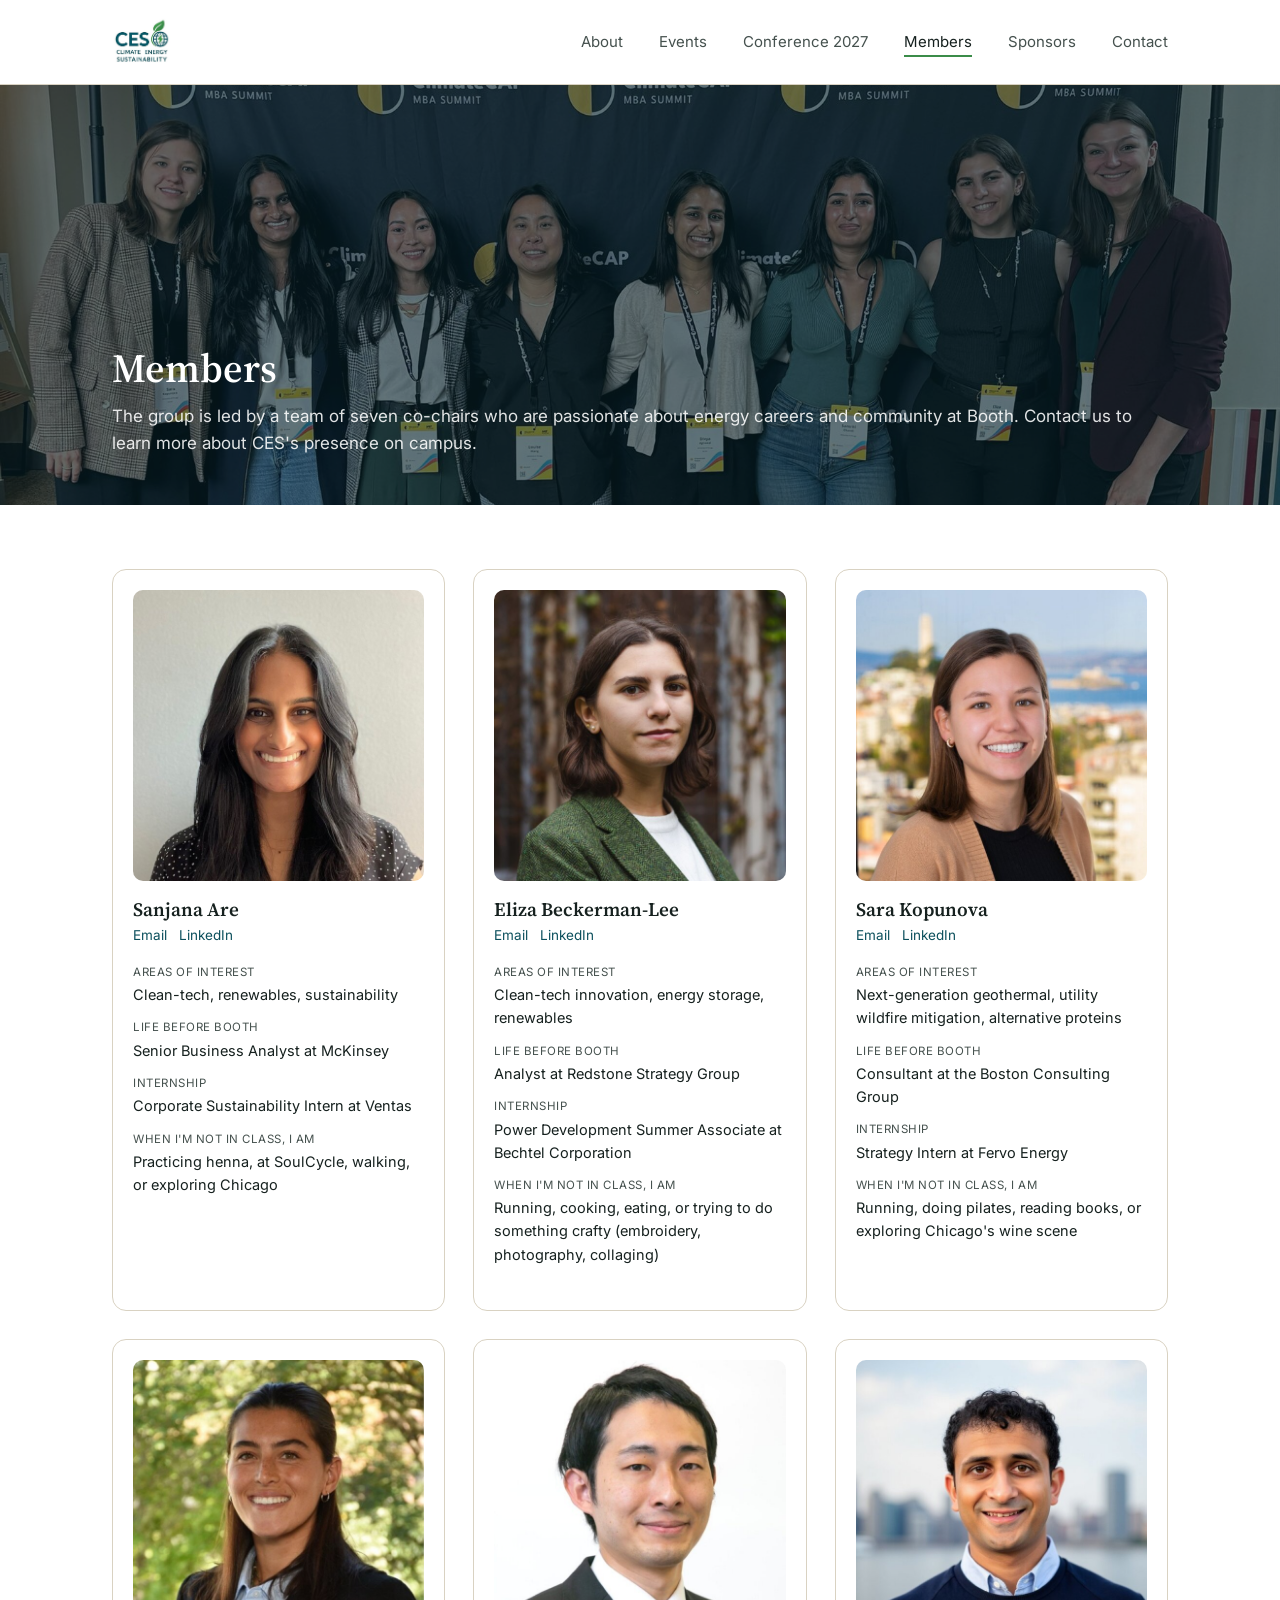
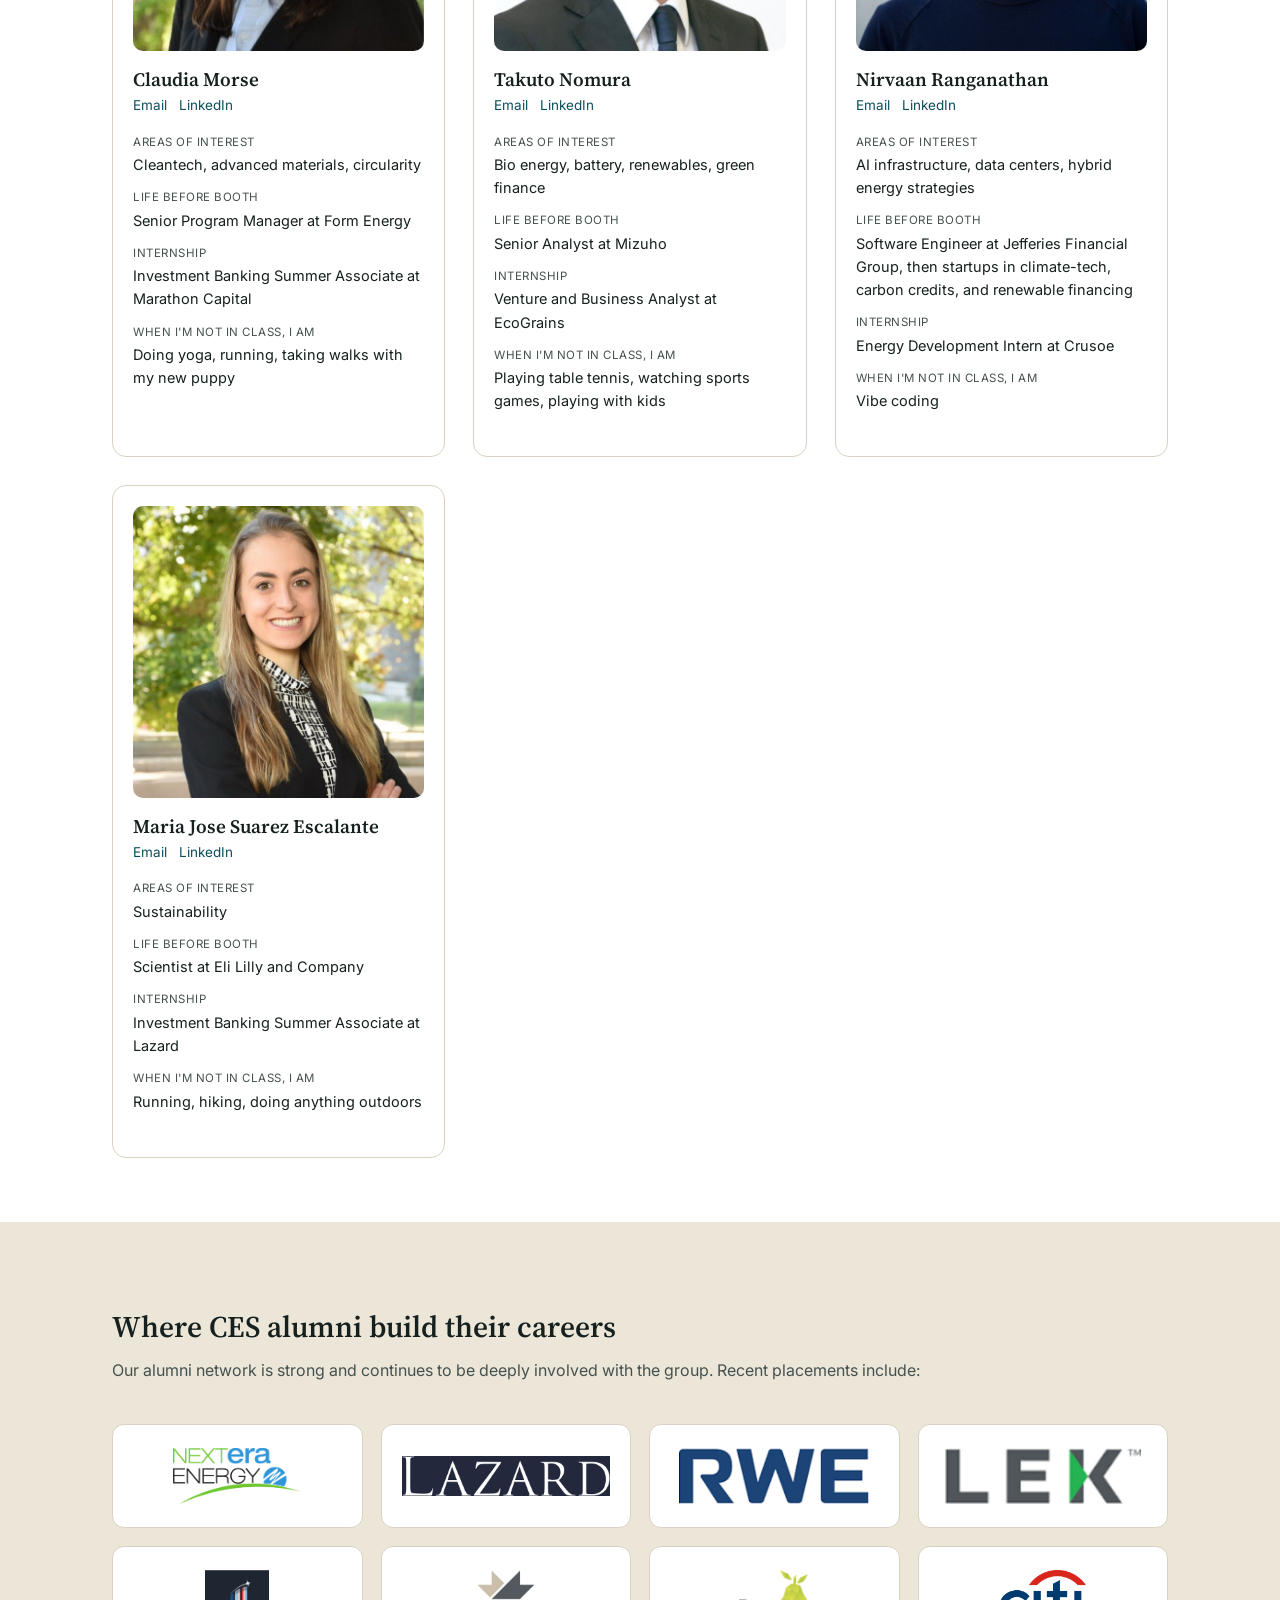
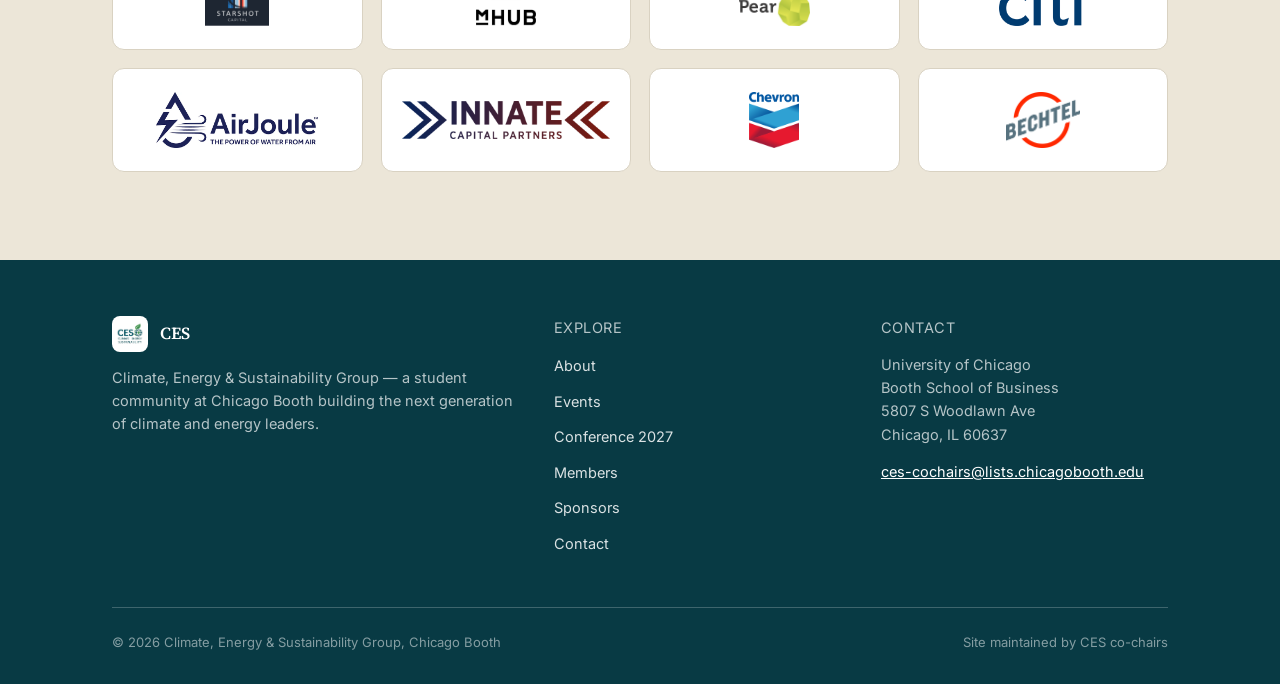
<file: members.html>
<!DOCTYPE html>
<html lang="en">
<head>
<meta charset="UTF-8">
<meta name="viewport" content="width=device-width, initial-scale=1.0">
<title>Members — CES | Chicago Booth</title>
<link rel="icon" href="images/ces-logo.jpg">
<link rel="preconnect" href="https://fonts.googleapis.com">
<link rel="preconnect" href="https://fonts.gstatic.com" crossorigin>
<link href="https://fonts.googleapis.com/css2?family=Source+Serif+4:wght@500;600&family=Inter:wght@400;500;600&display=swap" rel="stylesheet">
<link rel="stylesheet" href="css/styles.css">
</head>
<body>

<header class="site-header">
  <div class="container">
    <a class="brand" href="index.html">
      <img src="images/ces-logo.jpg" alt="CES logo">
    </a>
    <nav>
      <ul class="nav-links">
        <li><a href="index.html">About</a></li>
        <li><a href="events.html">Events</a></li>
        <li><a href="conference.html">Conference 2027</a></li>
        <li><a href="members.html" aria-current="page">Members</a></li>
        <li><a href="sponsors.html">Sponsors</a></li>
        <li><a href="contact.html">Contact</a></li>
      </ul>
    </nav>
    <button class="nav-toggle" aria-label="Toggle menu"><span></span></button>
  </div>
</header>

<main>

  <section class="hero-banner">
    <img src="images/members-hero.jpg" alt="CES co-chairs at the ClimateCAP MBA Summit" style="object-position: center 40%;">
    <div class="container">
      <h1>Members</h1>
      <p style="max-width:none;">The group is led by a team of seven co-chairs who are passionate about energy careers and community at Booth. Contact us to learn more about CES's presence on campus.</p>
    </div>
  </section>

  <section class="section-tight">
    <div class="container">
      <div class="team-grid">

        <div class="team-card">
          <img src="images/team/sanjana-are.jpg" alt="Sanjana Are">
          <h3>Sanjana Are</h3>
          <div class="team-links">
            <a href="mailto:sare@chicagobooth.edu">Email</a>
            <a href="https://www.linkedin.com/in/sanjana287/" target="_blank" rel="noopener">LinkedIn</a>
          </div>
          <dl class="team-fields">
            <dt>Areas of interest</dt>
            <dd>Clean-tech, renewables, sustainability</dd>
            <dt>Life before Booth</dt>
            <dd>Senior Business Analyst at McKinsey</dd>
            <dt>Internship</dt>
            <dd>Corporate Sustainability Intern at Ventas</dd>
            <dt>When I'm not in class, I am</dt>
            <dd>Practicing henna, at SoulCycle, walking, or exploring Chicago</dd>
          </dl>
        </div>

        <div class="team-card">
          <img src="images/team/eliza-beckerman-lee.jpg" alt="Eliza Beckerman-Lee">
          <h3>Eliza Beckerman-Lee</h3>
          <div class="team-links">
            <a href="mailto:eliza.beckerman-lee@chicagobooth.edu">Email</a>
            <a href="https://www.linkedin.com/in/eliza-beckerman-lee/" target="_blank" rel="noopener">LinkedIn</a>
          </div>
          <dl class="team-fields">
            <dt>Areas of interest</dt>
            <dd>Clean-tech innovation, energy storage, renewables</dd>
            <dt>Life before Booth</dt>
            <dd>Analyst at Redstone Strategy Group</dd>
            <dt>Internship</dt>
            <dd>Power Development Summer Associate at Bechtel Corporation</dd>
            <dt>When I'm not in class, I am</dt>
            <dd>Running, cooking, eating, or trying to do something crafty (embroidery, photography, collaging)</dd>
          </dl>
        </div>

        <div class="team-card">
          <img src="images/team/sara-kopunova.jpg" alt="Sara Kopunova">
          <h3>Sara Kopunova</h3>
          <div class="team-links">
            <a href="mailto:sara.kopunova@chicagobooth.edu">Email</a>
            <a href="https://www.linkedin.com/in/sara-kopunova/" target="_blank" rel="noopener">LinkedIn</a>
          </div>
          <dl class="team-fields">
            <dt>Areas of interest</dt>
            <dd>Next-generation geothermal, utility wildfire mitigation, alternative proteins</dd>
            <dt>Life before Booth</dt>
            <dd>Consultant at the Boston Consulting Group</dd>
            <dt>Internship</dt>
            <dd>Strategy Intern at Fervo Energy</dd>
            <dt>When I'm not in class, I am</dt>
            <dd>Running, doing pilates, reading books, or exploring Chicago's wine scene</dd>
          </dl>
        </div>

        <div class="team-card">
          <img src="images/team/claudia-morse.jpg" alt="Claudia Morse">
          <h3>Claudia Morse</h3>
          <div class="team-links">
            <a href="mailto:claudia.morse@chicagobooth.edu">Email</a>
            <a href="https://www.linkedin.com/in/claudiamorse/" target="_blank" rel="noopener">LinkedIn</a>
          </div>
          <dl class="team-fields">
            <dt>Areas of interest</dt>
            <dd>Cleantech, advanced materials, circularity</dd>
            <dt>Life before Booth</dt>
            <dd>Senior Program Manager at Form Energy</dd>
            <dt>Internship</dt>
            <dd>Investment Banking Summer Associate at Marathon Capital</dd>
            <dt>When I'm not in class, I am</dt>
            <dd>Doing yoga, running, taking walks with my new puppy</dd>
          </dl>
        </div>

        <div class="team-card">
          <img src="images/team/takuto-nomura.jpg" alt="Takuto Nomura">
          <h3>Takuto Nomura</h3>
          <div class="team-links">
            <a href="mailto:tnomura0@chicagobooth.edu">Email</a>
            <a href="https://www.linkedin.com/in/takuto-nomura-b57b76314/" target="_blank" rel="noopener">LinkedIn</a>
          </div>
          <dl class="team-fields">
            <dt>Areas of interest</dt>
            <dd>Bio energy, battery, renewables, green finance</dd>
            <dt>Life before Booth</dt>
            <dd>Senior Analyst at Mizuho</dd>
            <dt>Internship</dt>
            <dd>Venture and Business Analyst at EcoGrains</dd>
            <dt>When I'm not in class, I am</dt>
            <dd>Playing table tennis, watching sports games, playing with kids</dd>
          </dl>
        </div>

        <div class="team-card">
          <img src="images/team/nirvaan-ranganathan.jpg" alt="Nirvaan Ranganathan">
          <h3>Nirvaan Ranganathan</h3>
          <div class="team-links">
            <a href="mailto:nirvaan.ranga@chicagobooth.edu">Email</a>
            <a href="https://www.linkedin.com/in/anranga95/" target="_blank" rel="noopener">LinkedIn</a>
          </div>
          <dl class="team-fields">
            <dt>Areas of interest</dt>
            <dd>AI infrastructure, data centers, hybrid energy strategies</dd>
            <dt>Life before Booth</dt>
            <dd>Software Engineer at Jefferies Financial Group, then startups in climate-tech, carbon credits, and renewable financing</dd>
            <dt>Internship</dt>
            <dd>Energy Development Intern at Crusoe</dd>
            <dt>When I'm not in class, I am</dt>
            <dd>Vibe coding</dd>
          </dl>
        </div>

        <div class="team-card">
          <img src="images/team/maria-jose-suarez-escalante.jpg" alt="Maria Jose Suarez Escalante">
          <h3>Maria Jose Suarez Escalante</h3>
          <div class="team-links">
            <a href="mailto:maria.suarez@chicagobooth.edu">Email</a>
            <a href="https://www.linkedin.com/in/maria-jose-suarez-escalante/" target="_blank" rel="noopener">LinkedIn</a>
          </div>
          <dl class="team-fields">
            <dt>Areas of interest</dt>
            <dd>Sustainability</dd>
            <dt>Life before Booth</dt>
            <dd>Scientist at Eli Lilly and Company</dd>
            <dt>Internship</dt>
            <dd>Investment Banking Summer Associate at Lazard</dd>
            <dt>When I'm not in class, I am</dt>
            <dd>Running, hiking, doing anything outdoors</dd>
          </dl>
        </div>

      </div>
    </div>
  </section>

  <section class="section section-stone">
    <div class="container">
      <div class="section-head" style="max-width:none;">
        <h2>Where CES alumni build their careers</h2>
        <p style="max-width:none;">Our alumni network is strong and continues to be deeply involved with the group. Recent placements include:</p>
      </div>
      <div class="logo-grid">
        <div class="logo-card"><img src="images/logos/nextera-energy.png" alt="NextEra Energy"></div>
        <div class="logo-card"><img src="images/logos/lazard.png" alt="Lazard"></div>
        <div class="logo-card"><img src="images/logos/rwe.png" alt="RWE"></div>
        <div class="logo-card"><img src="images/logos/lek-consulting.png" alt="L.E.K. Consulting"></div>
        <div class="logo-card"><img src="images/logos/starshot-capital.png" alt="Starshot Capital"></div>
        <div class="logo-card"><img src="images/logos/mhub-ventures.png" alt="mHUB Ventures"></div>
        <div class="logo-card"><img src="images/logos/pear-vc.png" alt="Pear VC"></div>
        <div class="logo-card"><img src="images/logos/citi.png" alt="Citi"></div>
        <div class="logo-card"><img src="images/logos/airjoule.png" alt="AirJoule"></div>
        <div class="logo-card"><img src="images/logos/innate-capital-partners.png" alt="Innate Capital Partners"></div>
        <div class="logo-card"><img src="images/logos/chevron.png" alt="Chevron"></div>
        <div class="logo-card"><img src="images/logos/bechtel.png" alt="Bechtel"></div>
      </div>
    </div>
  </section>

</main>

<footer class="site-footer">
  <div class="container">
    <div class="footer-top">
      <div>
        <div class="footer-brand">
          <img src="images/ces-logo.jpg" alt="CES logo">
          <span class="footer-brand-name">CES</span>
        </div>
        <p>Climate, Energy &amp; Sustainability Group — a student community at Chicago Booth building the next generation of climate and energy leaders.</p>
      </div>
      <div>
        <p class="footer-heading">Explore</p>
        <ul class="footer-links">
          <li><a href="index.html">About</a></li>
          <li><a href="events.html">Events</a></li>
          <li><a href="conference.html">Conference 2027</a></li>
          <li><a href="members.html">Members</a></li>
          <li><a href="sponsors.html">Sponsors</a></li>
          <li><a href="contact.html">Contact</a></li>
        </ul>
      </div>
      <div>
        <p class="footer-heading">Contact</p>
        <p>University of Chicago<br>Booth School of Business<br>5807 S Woodlawn Ave<br>Chicago, IL 60637</p>
        <p><a href="mailto:ces-cochairs@lists.chicagobooth.edu" style="color:#fff;">ces-cochairs@lists.chicagobooth.edu</a></p>
      </div>
    </div>
    <div class="footer-bottom">
      <span>&copy; 2026 Climate, Energy &amp; Sustainability Group, Chicago Booth</span>
      <span>Site maintained by CES co-chairs</span>
    </div>
  </div>
</footer>
<script src="js/main.js"></script>
</body>
</html>
</file>
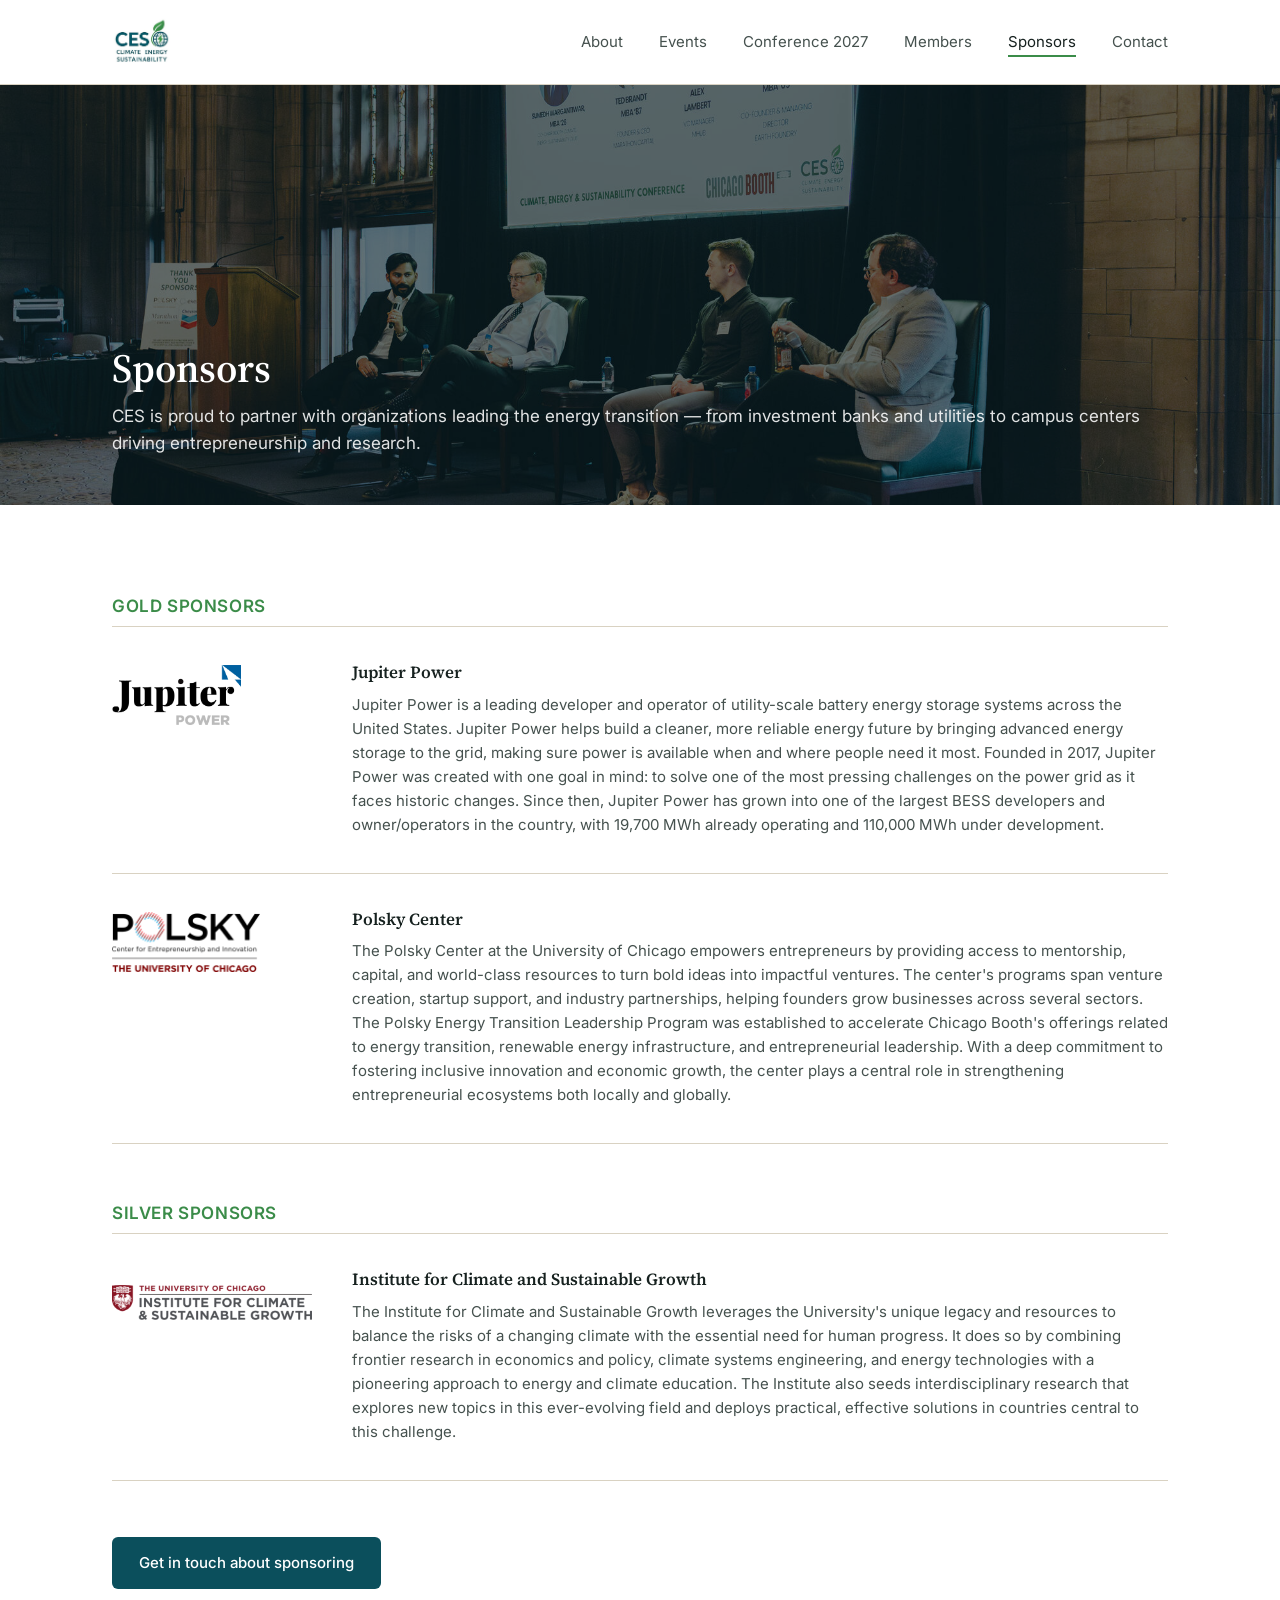
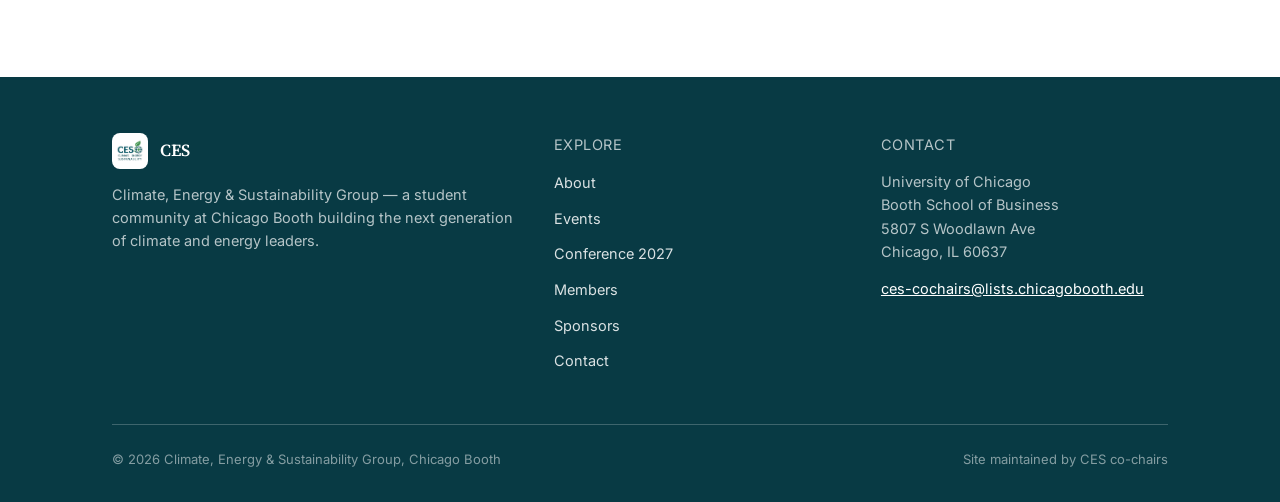
<file: sponsors.html>
<!DOCTYPE html>
<html lang="en">
<head>
<meta charset="UTF-8">
<meta name="viewport" content="width=device-width, initial-scale=1.0">
<title>Sponsors — CES | Chicago Booth</title>
<link rel="icon" href="images/ces-logo.jpg">
<link rel="preconnect" href="https://fonts.googleapis.com">
<link rel="preconnect" href="https://fonts.gstatic.com" crossorigin>
<link href="https://fonts.googleapis.com/css2?family=Source+Serif+4:wght@500;600&family=Inter:wght@400;500;600&display=swap" rel="stylesheet">
<link rel="stylesheet" href="css/styles.css">
</head>
<body>

<header class="site-header">
  <div class="container">
    <a class="brand" href="index.html">
      <img src="images/ces-logo.jpg" alt="CES logo">
    </a>
    <nav>
      <ul class="nav-links">
        <li><a href="index.html">About</a></li>
        <li><a href="events.html">Events</a></li>
        <li><a href="conference.html">Conference 2027</a></li>
        <li><a href="members.html">Members</a></li>
        <li><a href="sponsors.html" aria-current="page">Sponsors</a></li>
        <li><a href="contact.html">Contact</a></li>
      </ul>
    </nav>
    <button class="nav-toggle" aria-label="Toggle menu"><span></span></button>
  </div>
</header>

<main>

  <section class="hero-banner">
    <img src="images/events-2.jpg" alt="Panel on stage at a CES conference with sponsor signage visible">
    <div class="container">
      <h1>Sponsors</h1>
      <p style="max-width:none;">CES is proud to partner with organizations leading the energy transition — from investment banks and utilities to campus centers driving entrepreneurship and research.</p>
    </div>
  </section>

  <section class="section">
    <div class="container">

      <div class="sponsor-tier">
        <p class="tier-label">Gold Sponsors</p>
        <div class="sponsor-list">

          <div class="sponsor-row">
            <div class="logo-frame"><img src="images/logos/jupiter-power.png" alt="Jupiter Power"></div>
            <div>
              <h3>Jupiter Power</h3>
              <p>Jupiter Power is a leading developer and operator of utility-scale battery energy storage systems across the United States. Jupiter Power helps build a cleaner, more reliable energy future by bringing advanced energy storage to the grid, making sure power is available when and where people need it most. Founded in 2017, Jupiter Power was created with one goal in mind: to solve one of the most pressing challenges on the power grid as it faces historic changes. Since then, Jupiter Power has grown into one of the largest BESS developers and owner/operators in the country, with 19,700 MWh already operating and 110,000 MWh under development.</p>
            </div>
          </div>

          <div class="sponsor-row">
            <div class="logo-frame"><img src="images/logos/polsky-center.png" alt="Polsky Center"></div>
            <div>
              <h3>Polsky Center</h3>
              <p>The Polsky Center at the University of Chicago empowers entrepreneurs by providing access to mentorship, capital, and world-class resources to turn bold ideas into impactful ventures. The center's programs span venture creation, startup support, and industry partnerships, helping founders grow businesses across several sectors. The Polsky Energy Transition Leadership Program was established to accelerate Chicago Booth's offerings related to energy transition, renewable energy infrastructure, and entrepreneurial leadership. With a deep commitment to fostering inclusive innovation and economic growth, the center plays a central role in strengthening entrepreneurial ecosystems both locally and globally.</p>
            </div>
          </div>

        </div>
      </div>

      <div class="sponsor-tier">
        <p class="tier-label">Silver Sponsors</p>
        <div class="sponsor-list">

          <div class="sponsor-row">
            <div class="logo-frame"><img src="images/logos/institute-climate-sustainable-growth.png" alt="Institute for Climate and Sustainable Growth"></div>
            <div>
              <h3>Institute for Climate and Sustainable Growth</h3>
              <p>The Institute for Climate and Sustainable Growth leverages the University's unique legacy and resources to balance the risks of a changing climate with the essential need for human progress. It does so by combining frontier research in economics and policy, climate systems engineering, and energy technologies with a pioneering approach to energy and climate education. The Institute also seeds interdisciplinary research that explores new topics in this ever-evolving field and deploys practical, effective solutions in countries central to this challenge.</p>
            </div>
          </div>

        </div>
      </div>

      <div style="margin-top:8px;">
        <a class="btn btn-primary" href="contact.html">Get in touch about sponsoring</a>
      </div>

    </div>
  </section>

</main>

<footer class="site-footer">
  <div class="container">
    <div class="footer-top">
      <div>
        <div class="footer-brand">
          <img src="images/ces-logo.jpg" alt="CES logo">
          <span class="footer-brand-name">CES</span>
        </div>
        <p>Climate, Energy &amp; Sustainability Group — a student community at Chicago Booth building the next generation of climate and energy leaders.</p>
      </div>
      <div>
        <p class="footer-heading">Explore</p>
        <ul class="footer-links">
          <li><a href="index.html">About</a></li>
          <li><a href="events.html">Events</a></li>
          <li><a href="conference.html">Conference 2027</a></li>
          <li><a href="members.html">Members</a></li>
          <li><a href="sponsors.html">Sponsors</a></li>
          <li><a href="contact.html">Contact</a></li>
        </ul>
      </div>
      <div>
        <p class="footer-heading">Contact</p>
        <p>University of Chicago<br>Booth School of Business<br>5807 S Woodlawn Ave<br>Chicago, IL 60637</p>
        <p><a href="mailto:ces-cochairs@lists.chicagobooth.edu" style="color:#fff;">ces-cochairs@lists.chicagobooth.edu</a></p>
      </div>
    </div>
    <div class="footer-bottom">
      <span>&copy; 2026 Climate, Energy &amp; Sustainability Group, Chicago Booth</span>
      <span>Site maintained by CES co-chairs</span>
    </div>
  </div>
</footer>
<script src="js/main.js"></script>
</body>
</html>
</file>
<file: css/styles.css>
/* ==========================================================================
   CES — Climate, Energy & Sustainability Group, Chicago Booth
   Design tokens
   ========================================================================== */

:root {
  --ink: #16211f;
  --ink-soft: #45514e;
  --teal: #0b4f5c;
  --teal-dark: #083a44;
  --teal-overlay: rgba(8, 32, 38, 0.62);
  --green: #3b8c49;
  --green-dark: #2c6b38;
  --stone: #ece6d8;
  --stone-dark: #ddd4bf;
  --line: #d9d2c2;
  --line-on-dark: rgba(255, 255, 255, 0.22);
  --paper: #ffffff;

  --font-display: "Source Serif 4", Georgia, serif;
  --font-body: "Inter", -apple-system, BlinkMacSystemFont, sans-serif;

  --max: 1120px;
}

* { box-sizing: border-box; }

html { scroll-behavior: smooth; }

body {
  margin: 0;
  font-family: var(--font-body);
  color: var(--ink);
  background: var(--paper);
  line-height: 1.6;
  -webkit-font-smoothing: antialiased;
}

img { max-width: 100%; display: block; }

a { color: inherit; }

.container {
  max-width: var(--max);
  margin: 0 auto;
  padding: 0 32px;
}

h1, h2, h3 {
  font-family: var(--font-display);
  font-weight: 600;
  line-height: 1.15;
  margin: 0;
  color: var(--ink);
}

p { margin: 0 0 1em; max-width: 62ch; }

.eyebrow {
  font-size: 14px;
  color: var(--ink-soft);
  margin: 0 0 8px;
}

/* ==========================================================================
   Header / nav
   ========================================================================== */

.site-header {
  position: sticky;
  top: 0;
  z-index: 50;
  background: var(--paper);
  border-bottom: 1px solid var(--line);
}

.site-header .container {
  display: flex;
  align-items: center;
  justify-content: space-between;
  height: 84px;
}

.brand {
  display: flex;
  align-items: center;
  gap: 12px;
  text-decoration: none;
  color: var(--ink);
}

.brand img { height: 60px; width: 60px; }

.brand-name {
  font-family: var(--font-display);
  font-weight: 600;
  font-size: 19px;
  letter-spacing: 0.2px;
}

.brand-name span {
  display: block;
  font-family: var(--font-body);
  font-weight: 400;
  font-size: 12px;
  color: var(--ink-soft);
  margin-top: 1px;
}

.nav-links {
  display: flex;
  gap: 36px;
  list-style: none;
  margin: 0;
  padding: 0;
}

.nav-links a {
  text-decoration: none;
  font-size: 15px;
  color: var(--ink-soft);
  padding: 4px 0;
  border-bottom: 2px solid transparent;
  transition: color 0.15s ease, border-color 0.15s ease;
}

.nav-links a:hover,
.nav-links a[aria-current="page"] {
  color: var(--ink);
  border-color: var(--green);
}

.nav-toggle {
  display: none;
  background: none;
  border: 1px solid var(--line);
  border-radius: 6px;
  width: 40px;
  height: 40px;
  align-items: center;
  justify-content: center;
  cursor: pointer;
}

.nav-toggle span,
.nav-toggle span::before,
.nav-toggle span::after {
  content: "";
  display: block;
  width: 18px;
  height: 2px;
  background: var(--ink);
  position: relative;
  transition: transform 0.2s ease, opacity 0.2s ease;
}

.nav-toggle span::before { position: absolute; top: -6px; }
.nav-toggle span::after { position: absolute; top: 6px; }

/* ==========================================================================
   Buttons
   ========================================================================== */

.btn {
  display: inline-block;
  font-family: var(--font-body);
  font-size: 15px;
  font-weight: 500;
  text-decoration: none;
  padding: 13px 26px;
  border-radius: 6px;
  border: 1px solid transparent;
  transition: background 0.15s ease, color 0.15s ease, border-color 0.15s ease;
}

.btn-primary { background: var(--teal); color: #fff; }
.btn-primary:hover { background: var(--teal-dark); }

.btn-ghost { border-color: var(--ink); color: var(--ink); }
.btn-ghost:hover { border-color: var(--teal); color: var(--teal); }

.btn-ghost-light { border-color: rgba(255,255,255,0.55); color: #fff; }
.btn-ghost-light:hover { border-color: #fff; background: rgba(255,255,255,0.12); }

.btn-row { display: flex; gap: 14px; flex-wrap: wrap; }

/* ==========================================================================
   Hero — split (About / homepage)
   ========================================================================== */

.hero-split {
  display: grid;
  grid-template-columns: 1fr 1fr;
  align-items: stretch;
  min-height: 560px;
}

.hero-split-text {
  display: flex;
  flex-direction: column;
  justify-content: center;
  padding: 64px 64px 64px 32px;
  max-width: 620px;
  margin: 0 auto 0 0;
}

.hero-split-text h1 {
  font-size: 40px;
  margin-bottom: 24px;
}

.hero-split-text p {
  font-size: 17px;
  color: var(--ink-soft);
}

.hero-split-image { position: relative; overflow: hidden; }

.hero-split-image img {
  width: 100%;
  height: 100%;
  object-fit: cover;
  min-height: 320px;
}

/* ==========================================================================
   Hero — full bleed, centered (homepage)
   ========================================================================== */

.hero-full {
  position: relative;
  min-height: 92vh;
  display: flex;
  align-items: center;
  justify-content: center;
  text-align: center;
  color: #fff;
  overflow: hidden;
}

.hero-full > img.hero-bg {
  position: absolute;
  inset: 0;
  width: 100%;
  height: 100%;
  object-fit: cover;
  z-index: 0;
}

.hero-full::after {
  content: "";
  position: absolute;
  inset: 0;
  background: linear-gradient(180deg, rgba(8,32,38,0.55) 0%, rgba(8,32,38,0.35) 40%, rgba(8,32,38,0.75) 100%);
  z-index: 1;
}

.hero-full-content {
  position: relative;
  z-index: 2;
  max-width: 760px;
  padding: 0 32px;
  display: flex;
  flex-direction: column;
  align-items: center;
}

.hero-full-content img.hero-mark {
  height: 56px;
  width: 56px;
  margin-bottom: 28px;
  background: #fff;
  border-radius: 14px;
  padding: 8px;
}

.hero-full-content h1 {
  color: #fff;
  font-size: 48px;
  line-height: 1.12;
  margin-bottom: 20px;
}

.hero-full-content p {
  color: rgba(255,255,255,0.92);
  font-size: 18px;
  max-width: 56ch;
  margin: 0 auto 32px;
}

.scroll-cue {
  position: absolute;
  bottom: 28px;
  left: 50%;
  transform: translateX(-50%);
  z-index: 2;
  color: rgba(255,255,255,0.85);
  display: flex;
  flex-direction: column;
  align-items: center;
  gap: 6px;
  font-size: 12px;
  letter-spacing: 0.5px;
}

.scroll-cue svg { animation: bob 1.8s ease-in-out infinite; }

@keyframes bob {
  0%, 100% { transform: translateY(0); }
  50% { transform: translateY(6px); }
}

/* ==========================================================================
   Mission statement block
   ========================================================================== */

.mission-block {
  text-align: center;
  max-width: 780px;
  margin: 0 auto;
}

.mission-block h2 {
  font-size: 30px;
  margin: 0 0 20px;
}

.mission-block p.lede {
  font-size: 20px;
  line-height: 1.6;
  color: var(--teal);
  font-weight: 500;
  max-width: 720px;
  margin: 0 auto;
}

.mission-support {
  max-width: none;
  text-align: center;
  font-size: 16px;
  color: var(--ink-soft);
  margin: 28px auto 0;
}

/* ==========================================================================
   Pillar grid (Core goals) with icons
   ========================================================================== */

.pillar-grid {
  display: grid;
  grid-template-columns: 1fr 1fr;
  gap: 1px;
  background: var(--line);
  border: 1px solid var(--line);
}

.pillar-card {
  background: var(--paper);
  padding: 40px;
}

.pillar-icon {
  width: 40px;
  height: 40px;
  color: var(--green);
  margin-bottom: 20px;
}

.pillar-card h3 { font-size: 20px; margin-bottom: 14px; }

.pillar-card ul {
  margin: 0;
  padding-left: 18px;
  color: var(--ink-soft);
  font-size: 15px;
}

.pillar-card li { margin-bottom: 8px; }

/* ==========================================================================
   Photo CTA break (full bleed section with overlay text + button)
   ========================================================================== */

.photo-cta {
  position: relative;
  min-height: 340px;
  display: flex;
  align-items: center;
  justify-content: center;
  text-align: center;
  color: #fff;
  overflow: hidden;
}

.photo-cta img {
  position: absolute;
  inset: 0;
  width: 100%;
  height: 100%;
  object-fit: cover;
  z-index: 0;
}

.photo-cta::after {
  content: "";
  position: absolute;
  inset: 0;
  background: var(--teal-overlay);
  z-index: 1;
}

.photo-cta-content { position: relative; z-index: 2; max-width: 640px; padding: 0 24px; }

.photo-cta-content h2 { color: #fff; font-size: 28px; margin-bottom: 18px; }

/* ==========================================================================
   Hero — banner (page headers with photo)
   ========================================================================== */

.hero-banner {
  position: relative;
  min-height: 420px;
  display: flex;
  align-items: flex-end;
  color: #fff;
  overflow: hidden;
}

.hero-banner > img {
  position: absolute;
  inset: 0;
  width: 100%;
  height: 100%;
  object-fit: cover;
  z-index: 0;
}

.hero-banner::after {
  content: "";
  position: absolute;
  inset: 0;
  background: var(--teal-overlay);
  z-index: 1;
}

.hero-banner .container {
  position: relative;
  z-index: 2;
  width: 100%;
  padding-top: 72px;
  padding-bottom: 48px;
}

.hero-banner h1 {
  color: #fff;
  font-size: 40px;
  margin-bottom: 12px;
}

.hero-banner p {
  color: rgba(255,255,255,0.88);
  font-size: 17px;
  max-width: none;
  margin: 0;
}

/* ==========================================================================
   Sections
   ========================================================================== */

.section { padding: 88px 0; }
.section-tight { padding: 64px 0; }
.section-stone { background: var(--stone); }

.section-head { max-width: 640px; margin: 0 0 40px; }
.section-head h2 { font-size: 30px; margin-bottom: 14px; }
.section-head p { color: var(--ink-soft); font-size: 16px; margin: 0; }

hr.rule {
  border: none;
  border-top: 1px solid var(--line);
  margin: 0;
}

/* ==========================================================================
   Chip / tag list
   ========================================================================== */

.chip-list {
  display: flex;
  flex-wrap: wrap;
  gap: 10px;
  list-style: none;
  margin: 0;
  padding: 0;
}

.chip {
  font-size: 14px;
  padding: 9px 18px;
  border: none;
  border-radius: 20px;
  color: var(--teal-dark);
  background: #dfeae7;
  font-weight: 500;
}

.section-stone .chip { background: var(--paper); color: var(--teal-dark); }

/* ==========================================================================
   Editorial / hairline list (Core goals, Event types, Contact sections)
   ========================================================================== */

.hairline-list { border-top: 1px solid var(--line); }

.hairline-item {
  display: grid;
  grid-template-columns: 280px 1fr;
  gap: 40px;
  padding: 32px 0;
  border-bottom: 1px solid var(--line);
}

.hairline-item h3 {
  font-size: 20px;
  font-weight: 600;
}

.item-title {
  display: flex;
  align-items: center;
  gap: 12px;
}

.hairline-icon {
  width: 22px;
  height: 22px;
  color: var(--green);
  flex-shrink: 0;
}

.hairline-item .item-body p {
  color: var(--ink-soft);
  font-size: 15.5px;
  margin: 0 0 8px;
  max-width: 60ch;
}

.hairline-item .item-body ul {
  margin: 0;
  padding-left: 18px;
  color: var(--ink-soft);
  font-size: 15.5px;
}

.hairline-item .item-body li { margin-bottom: 6px; }

/* ==========================================================================
   Editorial photo break
   ========================================================================== */

.photo-break { margin: 8px 0 48px; }
.photo-break img { width: 100%; height: auto; border-radius: 12px; }
.photo-break figcaption {
  font-size: 13.5px;
  color: var(--ink-soft);
  margin-top: 10px;
}

/* ==========================================================================
   Team grid (Members page)
   ========================================================================== */

.team-grid {
  display: grid;
  grid-template-columns: repeat(3, 1fr);
  gap: 28px;
}

.team-card {
  padding: 20px 20px 28px;
  border: 1px solid var(--line);
  border-radius: 14px;
  transition: box-shadow 0.2s ease, transform 0.2s ease, border-color 0.2s ease;
}

.team-card:hover {
  box-shadow: 0 12px 28px rgba(11,79,92,0.12);
  transform: translateY(-3px);
  border-color: var(--stone-dark);
}

.team-card img {
  width: 100%;
  aspect-ratio: 1 / 1;
  height: auto;
  border-radius: 10px;
  object-fit: cover;
  margin-bottom: 18px;
}

.team-card h3 { font-size: 19px; margin-bottom: 4px; }

.team-links {
  font-size: 13.5px;
  color: var(--teal);
  margin-bottom: 16px;
  display: flex;
  gap: 12px;
  flex-wrap: wrap;
}

.team-links a { text-decoration: none; }
.team-links a:hover { text-decoration: underline; }

.team-fields dt {
  font-size: 11.5px;
  text-transform: uppercase;
  letter-spacing: 0.5px;
  color: var(--ink-soft);
  margin: 12px 0 2px;
}

.team-fields dd {
  font-size: 14.5px;
  margin: 0;
  color: var(--ink);
}

.placeholder-text { color: #9a9284; font-style: italic; }

/* ==========================================================================
   Placeholder / draft notice strip
   ========================================================================== */

.draft-notice {
  display: flex;
  gap: 14px;
  align-items: flex-start;
  border: 1px dashed #b98a4e;
  background: #fbf3e7;
  color: #6b4a1e;
  padding: 18px 22px;
  border-radius: 4px;
  font-size: 14.5px;
  margin-bottom: 48px;
}

.draft-notice strong { display: block; margin-bottom: 4px; font-family: var(--font-body); }

/* ==========================================================================
   Sponsor tiers (placeholder)
   ========================================================================== */

.tier-grid {
  display: grid;
  grid-template-columns: repeat(3, 1fr);
  gap: 24px;
}

.tier-card {
  border: 1px solid var(--line);
  border-radius: 14px;
  padding: 32px 28px;
  transition: box-shadow 0.2s ease, transform 0.2s ease;
}

.tier-card:hover {
  box-shadow: 0 12px 28px rgba(11,79,92,0.1);
  transform: translateY(-3px);
}

.tier-card h3 { font-size: 20px; margin-bottom: 12px; }
.tier-card ul { padding-left: 18px; color: var(--ink-soft); font-size: 14.5px; margin: 0; }
.tier-card li { margin-bottom: 8px; }

/* ==========================================================================
   Logo grid (Alumni companies, sponsor logos)
   ========================================================================== */

.logo-grid {
  display: grid;
  grid-template-columns: repeat(4, 1fr);
  gap: 18px;
}

.logo-card {
  border: 1px solid var(--line);
  border-radius: 12px;
  background: var(--paper);
  height: 104px;
  display: flex;
  align-items: center;
  justify-content: center;
  padding: 20px;
  transition: box-shadow 0.2s ease, transform 0.2s ease;
}

.logo-card:hover {
  box-shadow: 0 12px 28px rgba(11,79,92,0.1);
  transform: translateY(-3px);
}

.logo-card img {
  max-height: 56px;
  max-width: 100%;
  object-fit: contain;
}

/* ==========================================================================
   Sponsor tiers
   ========================================================================== */

.tier-label {
  font-size: 17px;
  text-transform: uppercase;
  letter-spacing: 0.6px;
  color: var(--green);
  font-weight: 600;
  margin: 0 0 6px;
}

.sponsor-tier { margin-bottom: 56px; }

.sponsor-list { border-top: 1px solid var(--line); }

.sponsor-row {
  display: grid;
  grid-template-columns: 200px 1fr;
  gap: 40px;
  padding: 36px 0;
  border-bottom: 1px solid var(--line);
  align-items: start;
}

.sponsor-row .logo-frame {
  display: flex;
  align-items: center;
  height: 64px;
}

.sponsor-row img {
  max-height: 60px;
  max-width: 100%;
  object-fit: contain;
}

.sponsor-row h3 {
  font-size: 17px;
  margin-bottom: 10px;
}

.sponsor-row p {
  color: var(--ink-soft);
  font-size: 15px;
  margin: 0;
  max-width: none;
}

/* ==========================================================================
   Contact page blocks
   ========================================================================== */

.contact-grid {
  display: grid;
  grid-template-columns: 1fr 1fr;
  gap: 64px;
}

.contact-block h3 {
  font-size: 15px;
  text-transform: uppercase;
  letter-spacing: 0.5px;
  color: var(--ink-soft);
  font-family: var(--font-body);
  font-weight: 600;
  margin-bottom: 14px;
}

.contact-block p { color: var(--ink-soft); font-size: 15.5px; }
.contact-block address { font-style: normal; }

.mail-link {
  display: inline-flex;
  align-items: center;
  gap: 8px;
  color: var(--teal);
  text-decoration: none;
  font-weight: 500;
  font-size: 15.5px;
}
.mail-link:hover { text-decoration: underline; }

/* ==========================================================================
   Footer
   ========================================================================== */

.site-footer {
  background: var(--teal-dark);
  color: rgba(255,255,255,0.85);
  padding: 56px 0 32px;
}

.footer-top {
  display: grid;
  grid-template-columns: 1.4fr 1fr 1fr;
  gap: 40px;
  padding-bottom: 40px;
  border-bottom: 1px solid var(--line-on-dark);
}

.footer-brand {
  display: flex;
  align-items: center;
  gap: 12px;
  margin-bottom: 14px;
}

.footer-brand img {
  height: 36px;
  width: 36px;
  background: #fff;
  border-radius: 8px;
  padding: 4px;
}

.footer-brand-name {
  font-family: var(--font-display);
  color: #fff;
  font-size: 17px;
  font-weight: 600;
}

.site-footer p { color: rgba(255,255,255,0.7); font-size: 14.5px; }

.footer-heading {
  font-size: 13px;
  text-transform: uppercase;
  letter-spacing: 0.5px;
  color: rgba(255,255,255,0.55);
  margin-bottom: 14px;
}

.footer-links { list-style: none; margin: 0; padding: 0; }
.footer-links li { margin-bottom: 10px; }
.footer-links a { color: rgba(255,255,255,0.85); text-decoration: none; font-size: 14.5px; }
.footer-links a:hover { text-decoration: underline; }

.footer-bottom {
  display: flex;
  justify-content: space-between;
  padding-top: 24px;
  font-size: 13px;
  color: rgba(255,255,255,0.5);
}

/* ==========================================================================
   Responsive
   ========================================================================== */

@media (max-width: 860px) {
  .nav-links { display: none; }
  .nav-toggle { display: flex; }

  body.nav-open .nav-links {
    display: flex;
    flex-direction: column;
    position: absolute;
    top: 84px;
    left: 0;
    right: 0;
    background: var(--paper);
    border-bottom: 1px solid var(--line);
    padding: 16px 32px 24px;
    gap: 18px;
  }

  .hero-split { grid-template-columns: 1fr; }
  .hero-split-text { padding: 48px 24px; max-width: none; }
  .hero-split-image img { min-height: 260px; }

  .hairline-item { grid-template-columns: 1fr; gap: 10px; }
  .team-grid { grid-template-columns: repeat(2, 1fr); }
  .logo-grid { grid-template-columns: repeat(2, 1fr); }
  .sponsor-row { grid-template-columns: 1fr; gap: 16px; }
  .tier-grid { grid-template-columns: 1fr; }
  .contact-grid { grid-template-columns: 1fr; gap: 40px; }
  .footer-top { grid-template-columns: 1fr; gap: 28px; }
  .section { padding: 56px 0; }
}

@media (max-width: 560px) {
  .container { padding: 0 20px; }
  .team-grid { grid-template-columns: 1fr; }
  .logo-grid { grid-template-columns: 1fr 1fr; }
  .hero-split-text h1, .hero-banner h1 { font-size: 30px; }
}

/* ==========================================================================
   Conference page
   ========================================================================== */

.conf-intro {
  display: grid;
  grid-template-columns: 1fr 320px;
  gap: 64px;
  align-items: start;
}

.conf-intro p { font-size: 17px; color: var(--ink-soft); max-width: 62ch; }

.conf-details {
  border: 1px solid var(--line);
  border-radius: 12px;
  padding: 28px;
}

.conf-details dl { margin: 0 0 24px; }
.conf-details dt { font-size: 13px; color: var(--ink-soft); margin-top: 14px; }
.conf-details dd { margin: 2px 0 0; font-weight: 500; }

.panel-title { font-size: 24px; margin-bottom: 20px; }

.speaker-role {
  font-size: 14.5px;
  color: var(--ink-soft);
  margin: 6px 0 0;
}

.chat-list {
  list-style: none;
  padding: 0;
  margin: 0;
  display: grid;
  grid-template-columns: 1fr 1fr;
  gap: 14px 40px;
}

.chat-list li { font-size: 15px; color: var(--ink-soft); margin: 0; }
.chat-list strong { display: block; color: var(--ink); font-weight: 600; }

.conf-cta { text-align: center; padding-top: 24px; }
.conf-cta p { margin: 0 auto 20px; font-size: 18px; }

@media (max-width: 860px) {
  .conf-intro { grid-template-columns: 1fr; gap: 32px; }
  .chat-list { grid-template-columns: 1fr; }
}

/* Let conference text run the full width of its column */
.conf-page .item-body p,
.conf-page .conf-intro p { max-width: none; }

.conf-hero > img { object-position: center 55%; }

.nav-links a { white-space: nowrap; }
</file>
